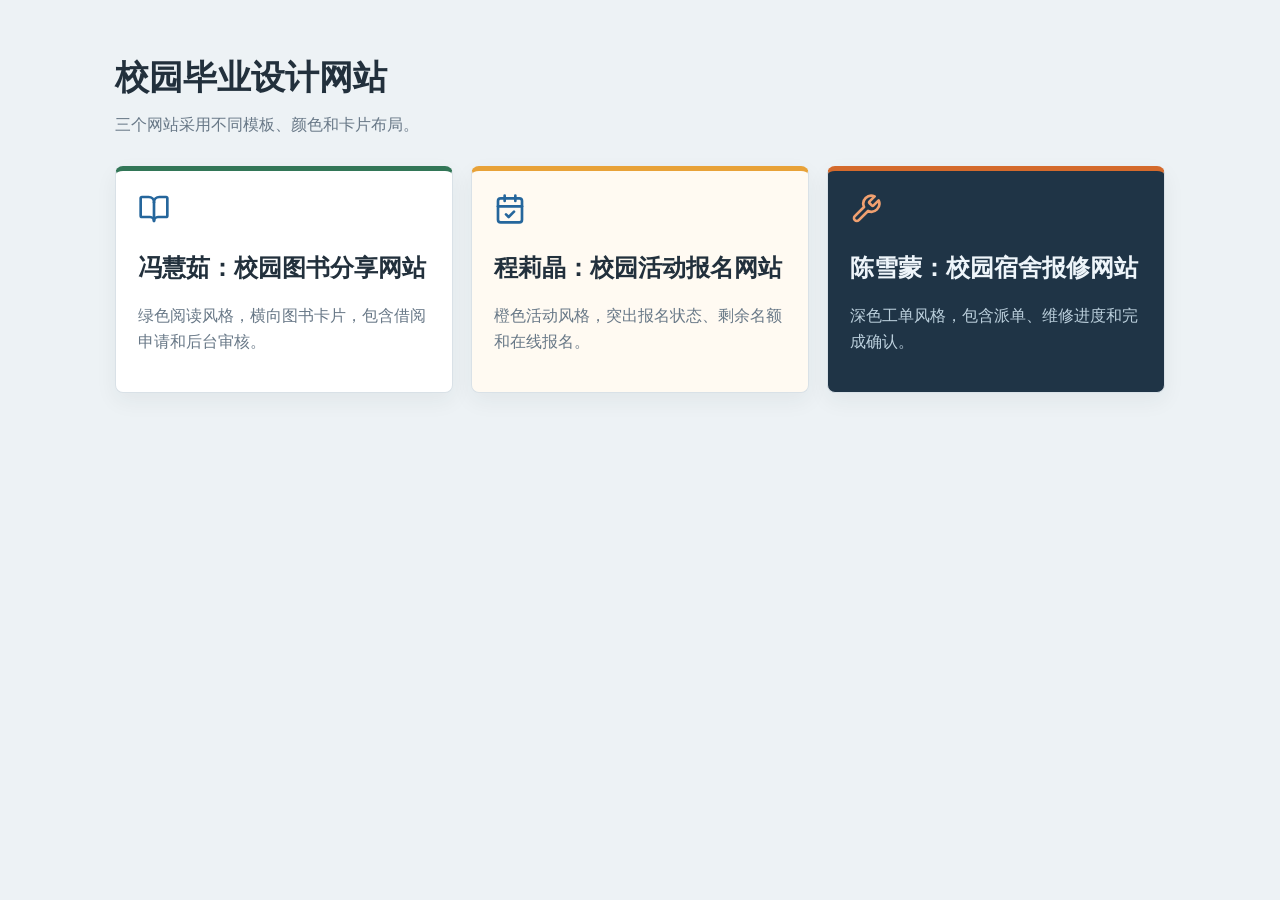
<file: index.html>
<!doctype html>
<html lang="zh-CN">
  <head>
    <meta charset="UTF-8" />
    <meta name="viewport" content="width=device-width, initial-scale=1.0" />
    <title>校园毕业设计网站</title>
    <link rel="stylesheet" href="style.css" />
  </head>
  <body class="landing-body">
    <main class="landing-page">
      <h1>校园毕业设计网站</h1>
      <p>三个网站采用不同模板、颜色和卡片布局。</p>
      <div class="project-links">
        <a class="project-link book-link" href="book/">
          <i data-lucide="book-open"></i>
          <h2>冯慧茹：校园图书分享网站</h2>
          <p>绿色阅读风格，横向图书卡片，包含借阅申请和后台审核。</p>
        </a>
        <a class="project-link activity-link" href="activity/">
          <i data-lucide="calendar-check"></i>
          <h2>程莉晶：校园活动报名网站</h2>
          <p>橙色活动风格，突出报名状态、剩余名额和在线报名。</p>
        </a>
        <a class="project-link repair-link" href="repair/">
          <i data-lucide="wrench"></i>
          <h2>陈雪蒙：校园宿舍报修网站</h2>
          <p>深色工单风格，包含派单、维修进度和完成确认。</p>
        </a>
      </div>
    </main>
    <script src="assets/lucide.min.js"></script>
    <script>lucide.createIcons();</script>
  </body>
</html>
</file>
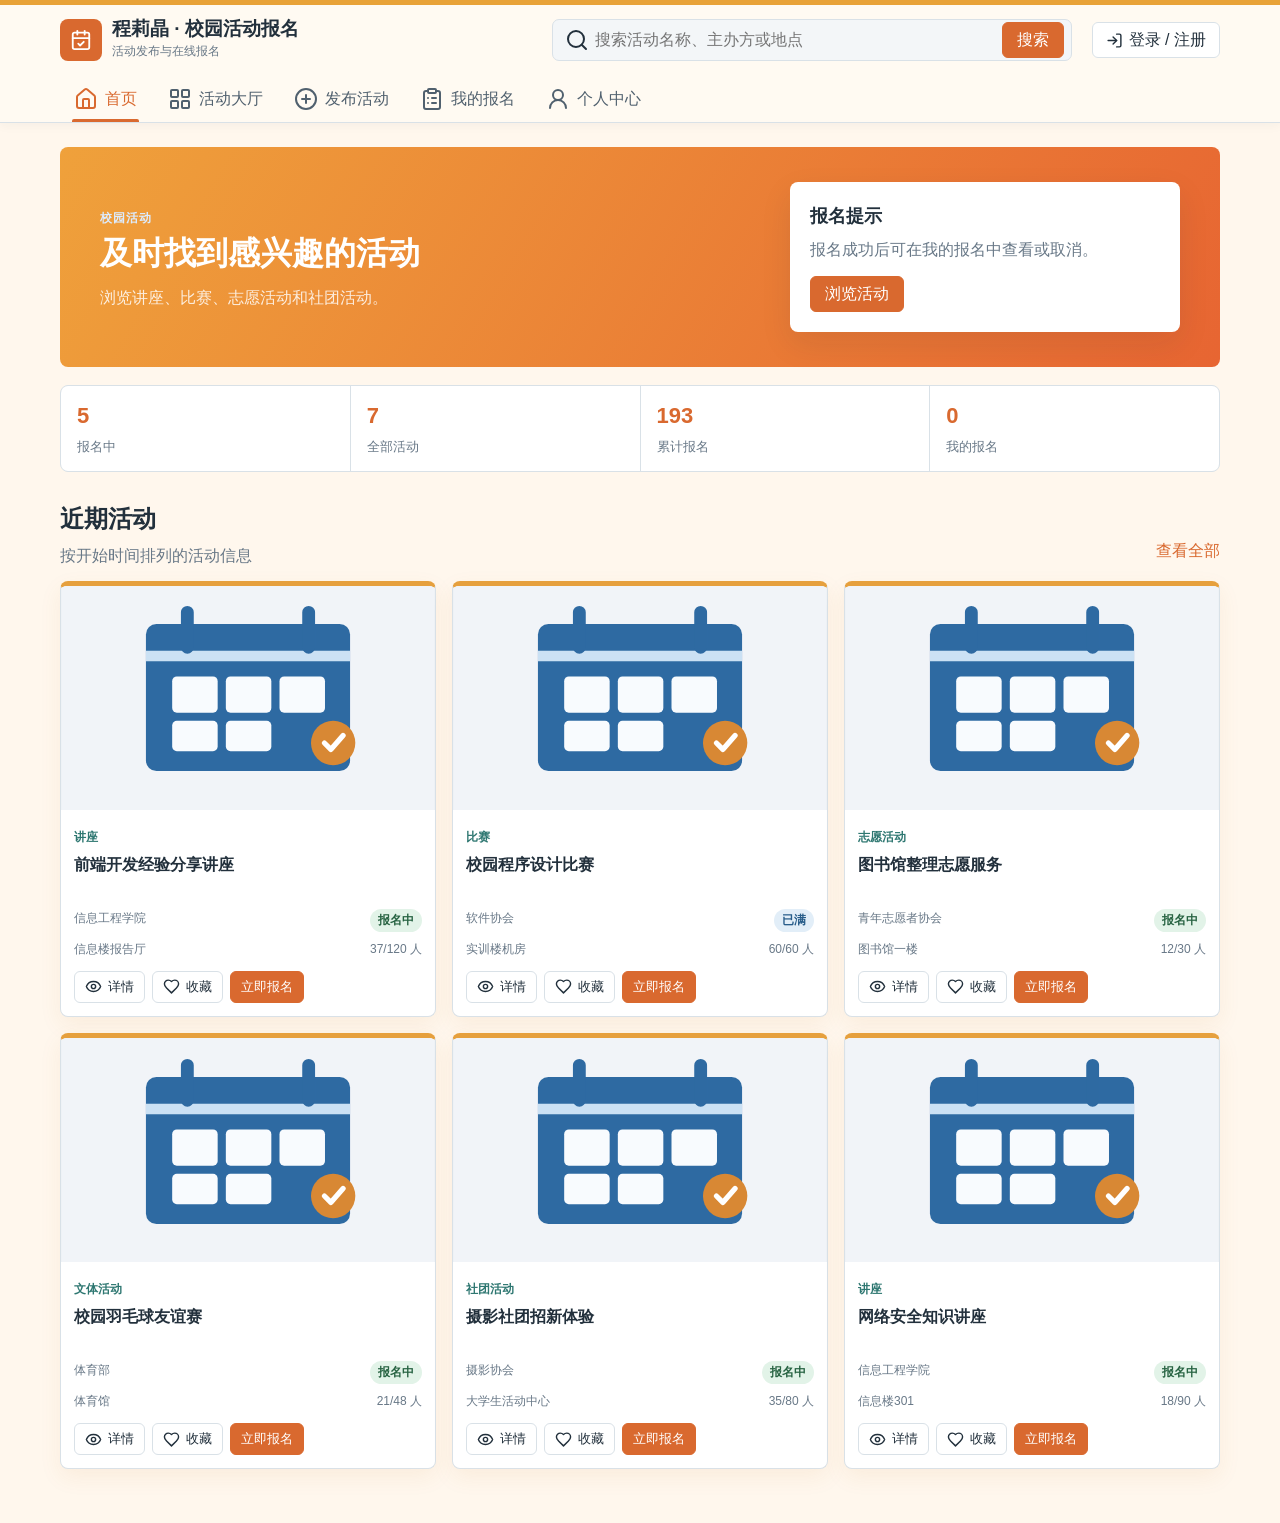
<file: activity/index.html>
<!doctype html>
<html lang="zh-CN">
  <head>
    <meta charset="UTF-8" />
    <meta name="viewport" content="width=device-width, initial-scale=1.0" />
    <title>校园活动报名网站</title>
    <link rel="icon" href="assets/site.svg" type="image/svg+xml" />
    <link rel="stylesheet" href="style.css" />
  </head>
  <body data-site="activity">
    <header class="site-header">
      <div class="topbar">
        <button class="brand" type="button" data-route="home">
          <span class="brand-mark"><i data-lucide="layout-dashboard"></i></span>
          <span>
            <strong id="appName">校园网站</strong>
            <small id="appSubtitle"></small>
          </span>
        </button>
        <form class="global-search" id="globalSearchForm">
          <i data-lucide="search"></i>
          <input id="globalSearchInput" type="search" placeholder="输入关键词搜索" />
          <button type="submit">搜索</button>
        </form>
        <div class="header-actions" id="headerActions"></div>
      </div>
      <nav class="nav-row">
        <button type="button" data-route="home">
          <i data-lucide="house"></i><span data-label="home">首页</span>
        </button>
        <button type="button" data-route="list">
          <i data-lucide="layout-grid"></i><span data-label="list">全部信息</span>
        </button>
        <button type="button" data-route="publish">
          <i data-lucide="circle-plus"></i><span data-label="publish">发布</span>
        </button>
        <button type="button" data-route="workspace">
          <i data-lucide="clipboard-list"></i><span data-label="workspace">我的记录</span>
        </button>
        <button type="button" data-route="admin" data-roles="admin">
          <i data-lucide="settings"></i>后台管理
        </button>
        <button type="button" data-route="profile">
          <i data-lucide="user-round"></i>个人中心
        </button>
      </nav>
    </header>

    <main class="page">
      <section class="view" id="view-home">
        <div class="page-banner">
          <div>
            <span class="eyebrow" id="homeEyebrow"></span>
            <h1 id="homeTitle"></h1>
            <p id="homeDescription"></p>
          </div>
          <div class="banner-panel" id="homeNotice"></div>
        </div>
        <div class="stats-strip" id="homeStats"></div>
        <div class="section-head">
          <div>
            <h2 id="latestTitle">最新记录</h2>
            <p id="latestDescription"></p>
          </div>
          <button type="button" class="text-button" data-route="list">查看全部</button>
        </div>
        <div class="card-grid" id="homeGrid"></div>
      </section>

      <section class="view" id="view-list">
        <div class="page-head">
          <div>
            <h1 id="listTitle"></h1>
            <p id="listDescription"></p>
          </div>
        </div>
        <div class="filter-bar">
          <div class="filter-line">
            <span>分类</span>
            <div class="chip-list" id="categoryFilter"></div>
          </div>
          <div class="filter-line">
            <span>状态</span>
            <div class="chip-list" id="statusFilter"></div>
          </div>
        </div>
        <div class="card-grid" id="listGrid"></div>
      </section>

      <section class="view" id="view-publish">
        <div class="page-head">
          <div>
            <h1 id="publishTitle"></h1>
            <p id="publishDescription"></p>
          </div>
        </div>
        <form class="form-shell" id="itemForm">
          <div class="form-grid" id="itemFields"></div>
          <div class="form-actions">
            <button class="primary-button" type="submit">
              <i data-lucide="send"></i><span id="submitLabel">提交</span>
            </button>
            <button class="secondary-button" type="button" id="resetFormButton">
              <i data-lucide="rotate-ccw"></i>清空
            </button>
          </div>
        </form>
      </section>

      <section class="view" id="view-workspace">
        <div class="page-head">
          <div>
            <h1 id="workspaceTitle"></h1>
            <p id="workspaceDescription"></p>
          </div>
        </div>
        <div class="record-list" id="workspaceContent"></div>
      </section>

      <section class="view" id="view-admin">
        <div class="page-head">
          <div>
            <h1>后台管理</h1>
            <p>查看待审核记录和处理异常信息</p>
          </div>
        </div>
        <div class="stats-strip" id="adminStats"></div>
        <div class="admin-panel">
          <div class="section-head">
            <div>
              <h2>待审核记录</h2>
              <p id="pendingDescription"></p>
            </div>
          </div>
          <div class="record-list" id="pendingList"></div>
        </div>
        <div class="admin-panel" style="margin-top: 18px">
          <div class="section-head">
            <div>
              <h2>全部记录</h2>
            </div>
          </div>
          <div class="table-wrap">
            <table>
              <thead>
                <tr>
                  <th>记录</th>
                  <th>分类</th>
                  <th>发布人</th>
                  <th>状态</th>
                  <th>操作</th>
                </tr>
              </thead>
              <tbody id="adminTable"></tbody>
            </table>
          </div>
        </div>
      </section>

      <section class="view" id="view-profile">
        <div class="page-head">
          <div>
            <h1>个人中心</h1>
            <p>查看当前账号、角色和操作统计</p>
          </div>
        </div>
        <div class="profile-shell" id="profileContent"></div>
      </section>
    </main>

    <dialog id="authDialog" class="modal">
      <div class="modal-card">
        <button class="modal-close" type="button" data-close-dialog="authDialog">
          <i data-lucide="x"></i>
        </button>
        <h2 id="authTitle">登录</h2>
        <p class="demo-note">演示学生：student / 123456；管理员：admin / 123456</p>
        <div class="auth-tabs">
          <button type="button" class="active" data-auth-tab="login">登录</button>
          <button type="button" data-auth-tab="register">注册</button>
        </div>
        <form id="loginForm">
          <div class="field">
            <label for="loginUsername">用户名</label>
            <input id="loginUsername" name="username" required />
          </div>
          <div class="field">
            <label for="loginPassword">密码</label>
            <input id="loginPassword" name="password" type="password" required />
          </div>
          <div class="form-actions">
            <button class="primary-button" type="submit"><i data-lucide="log-in"></i>登录</button>
          </div>
        </form>
        <form id="registerForm" hidden>
          <div class="field">
            <label for="registerName">姓名</label>
            <input id="registerName" name="name" required />
          </div>
          <div class="field">
            <label for="registerUsername">用户名</label>
            <input id="registerUsername" name="username" required />
          </div>
          <div class="field">
            <label for="registerCollege">学院</label>
            <input id="registerCollege" name="college" value="信息工程学院" required />
          </div>
          <div class="field">
            <label for="registerPassword">密码</label>
            <input id="registerPassword" name="password" type="password" minlength="6" required />
          </div>
          <div class="field">
            <label for="registerConfirm">确认密码</label>
            <input id="registerConfirm" name="confirmPassword" type="password" minlength="6" required />
          </div>
          <div class="form-actions">
            <button class="primary-button" type="submit"><i data-lucide="user-plus"></i>注册并登录</button>
          </div>
        </form>
      </div>
    </dialog>

    <dialog id="detailDialog" class="modal">
      <div class="modal-card">
        <button class="modal-close" type="button" data-close-dialog="detailDialog">
          <i data-lucide="x"></i>
        </button>
        <div id="detailContent"></div>
      </div>
    </dialog>

    <dialog id="confirmDialog" class="modal">
      <div class="modal-card">
        <h2 id="confirmTitle">确认操作</h2>
        <p id="confirmMessage"></p>
        <div class="form-actions">
          <button class="secondary-button" type="button" id="confirmCancelButton">取消</button>
          <button class="danger-button" type="button" id="confirmActionButton">确认</button>
        </div>
      </div>
    </dialog>

    <div class="toast" id="toast"></div>
    <script src="assets/lucide.min.js"></script>
    <script src="app.js"></script>
  </body>
</html>
</file>
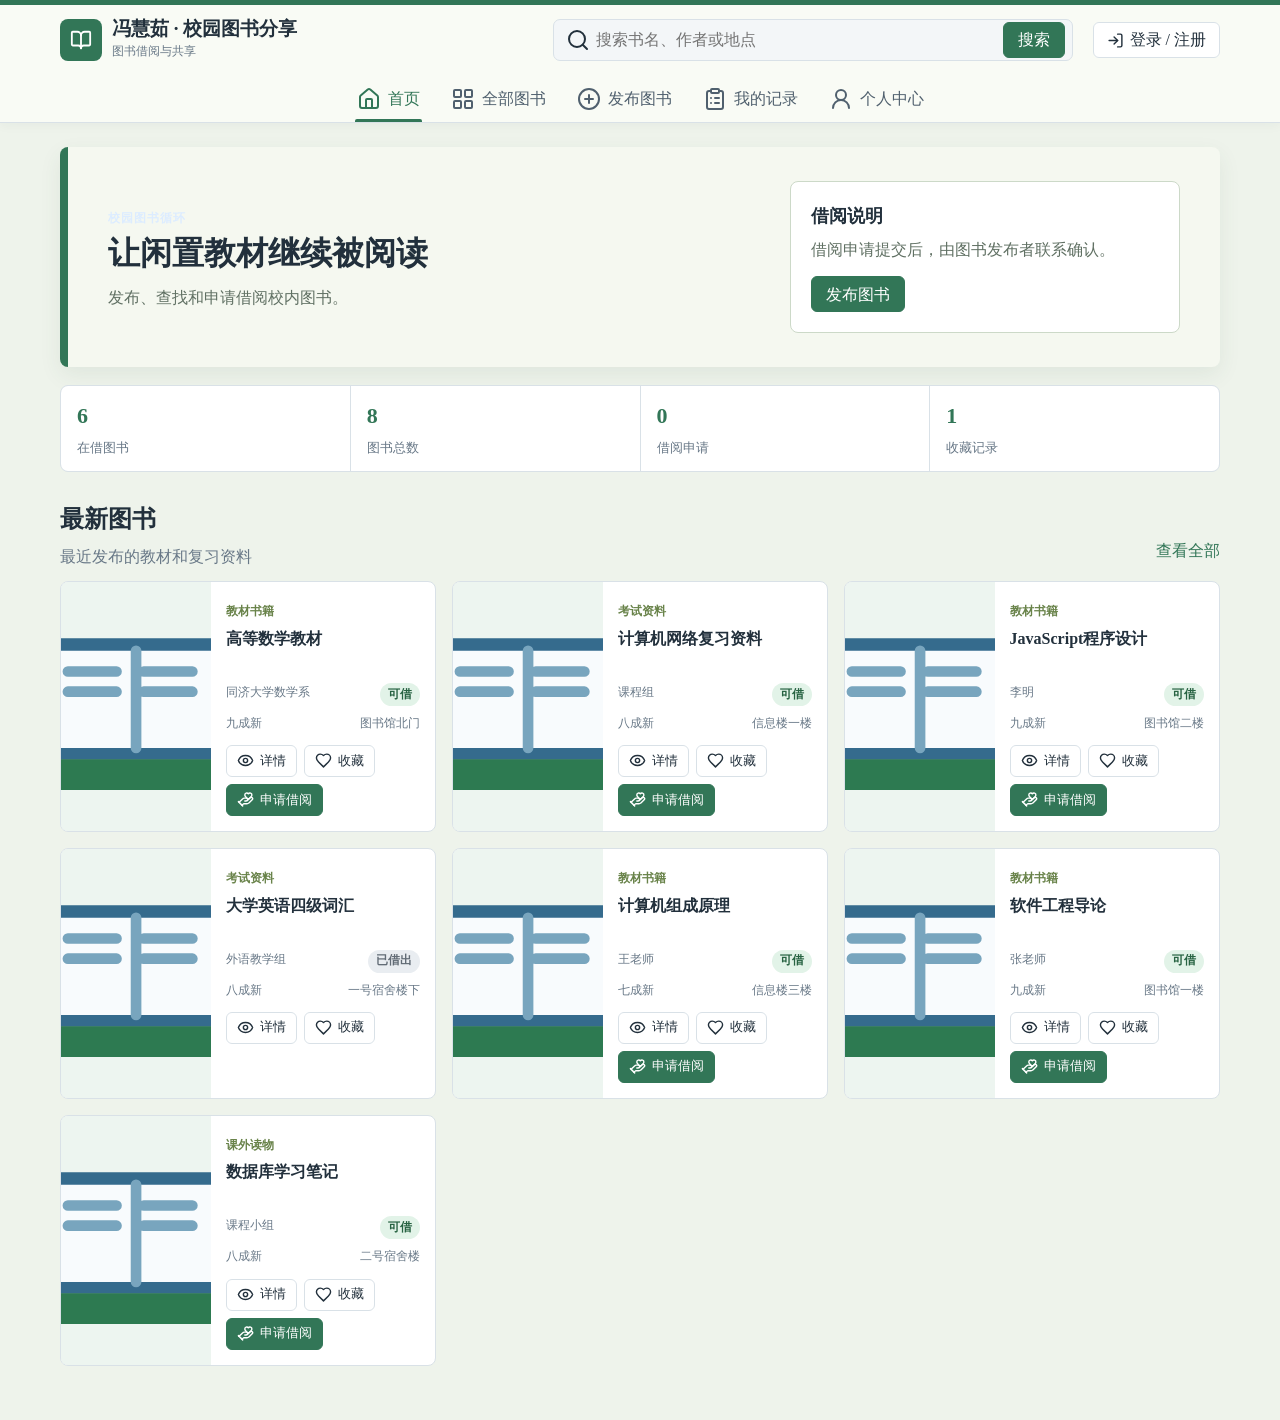
<file: book/index.html>
<!doctype html>
<html lang="zh-CN">
  <head>
    <meta charset="UTF-8" />
    <meta name="viewport" content="width=device-width, initial-scale=1.0" />
    <title>校园图书分享网站</title>
    <link rel="icon" href="assets/site.svg" type="image/svg+xml" />
    <link rel="stylesheet" href="style.css" />
  </head>
  <body data-site="book">
    <header class="site-header">
      <div class="topbar">
        <button class="brand" type="button" data-route="home">
          <span class="brand-mark"><i data-lucide="layout-dashboard"></i></span>
          <span>
            <strong id="appName">校园网站</strong>
            <small id="appSubtitle"></small>
          </span>
        </button>
        <form class="global-search" id="globalSearchForm">
          <i data-lucide="search"></i>
          <input id="globalSearchInput" type="search" placeholder="输入关键词搜索" />
          <button type="submit">搜索</button>
        </form>
        <div class="header-actions" id="headerActions"></div>
      </div>
      <nav class="nav-row">
        <button type="button" data-route="home">
          <i data-lucide="house"></i><span data-label="home">首页</span>
        </button>
        <button type="button" data-route="list">
          <i data-lucide="layout-grid"></i><span data-label="list">全部信息</span>
        </button>
        <button type="button" data-route="publish">
          <i data-lucide="circle-plus"></i><span data-label="publish">发布</span>
        </button>
        <button type="button" data-route="workspace">
          <i data-lucide="clipboard-list"></i><span data-label="workspace">我的记录</span>
        </button>
        <button type="button" data-route="admin" data-roles="admin">
          <i data-lucide="settings"></i>后台管理
        </button>
        <button type="button" data-route="profile">
          <i data-lucide="user-round"></i>个人中心
        </button>
      </nav>
    </header>

    <main class="page">
      <section class="view" id="view-home">
        <div class="page-banner">
          <div>
            <span class="eyebrow" id="homeEyebrow"></span>
            <h1 id="homeTitle"></h1>
            <p id="homeDescription"></p>
          </div>
          <div class="banner-panel" id="homeNotice"></div>
        </div>
        <div class="stats-strip" id="homeStats"></div>
        <div class="section-head">
          <div>
            <h2 id="latestTitle">最新记录</h2>
            <p id="latestDescription"></p>
          </div>
          <button type="button" class="text-button" data-route="list">查看全部</button>
        </div>
        <div class="card-grid" id="homeGrid"></div>
      </section>

      <section class="view" id="view-list">
        <div class="page-head">
          <div>
            <h1 id="listTitle"></h1>
            <p id="listDescription"></p>
          </div>
        </div>
        <div class="filter-bar">
          <div class="filter-line">
            <span>分类</span>
            <div class="chip-list" id="categoryFilter"></div>
          </div>
          <div class="filter-line">
            <span>状态</span>
            <div class="chip-list" id="statusFilter"></div>
          </div>
        </div>
        <div class="card-grid" id="listGrid"></div>
      </section>

      <section class="view" id="view-publish">
        <div class="page-head">
          <div>
            <h1 id="publishTitle"></h1>
            <p id="publishDescription"></p>
          </div>
        </div>
        <form class="form-shell" id="itemForm">
          <div class="form-grid" id="itemFields"></div>
          <div class="form-actions">
            <button class="primary-button" type="submit">
              <i data-lucide="send"></i><span id="submitLabel">提交</span>
            </button>
            <button class="secondary-button" type="button" id="resetFormButton">
              <i data-lucide="rotate-ccw"></i>清空
            </button>
          </div>
        </form>
      </section>

      <section class="view" id="view-workspace">
        <div class="page-head">
          <div>
            <h1 id="workspaceTitle"></h1>
            <p id="workspaceDescription"></p>
          </div>
        </div>
        <div class="record-list" id="workspaceContent"></div>
      </section>

      <section class="view" id="view-admin">
        <div class="page-head">
          <div>
            <h1>后台管理</h1>
            <p>查看待审核记录和处理异常信息</p>
          </div>
        </div>
        <div class="stats-strip" id="adminStats"></div>
        <div class="admin-panel">
          <div class="section-head">
            <div>
              <h2>待审核记录</h2>
              <p id="pendingDescription"></p>
            </div>
          </div>
          <div class="record-list" id="pendingList"></div>
        </div>
        <div class="admin-panel" style="margin-top: 18px">
          <div class="section-head">
            <div>
              <h2>全部记录</h2>
            </div>
          </div>
          <div class="table-wrap">
            <table>
              <thead>
                <tr>
                  <th>记录</th>
                  <th>分类</th>
                  <th>发布人</th>
                  <th>状态</th>
                  <th>操作</th>
                </tr>
              </thead>
              <tbody id="adminTable"></tbody>
            </table>
          </div>
        </div>
      </section>

      <section class="view" id="view-profile">
        <div class="page-head">
          <div>
            <h1>个人中心</h1>
            <p>查看当前账号、角色和操作统计</p>
          </div>
        </div>
        <div class="profile-shell" id="profileContent"></div>
      </section>
    </main>

    <dialog id="authDialog" class="modal">
      <div class="modal-card">
        <button class="modal-close" type="button" data-close-dialog="authDialog">
          <i data-lucide="x"></i>
        </button>
        <h2 id="authTitle">登录</h2>
        <p class="demo-note">演示学生：student / 123456；管理员：admin / 123456</p>
        <div class="auth-tabs">
          <button type="button" class="active" data-auth-tab="login">登录</button>
          <button type="button" data-auth-tab="register">注册</button>
        </div>
        <form id="loginForm">
          <div class="field">
            <label for="loginUsername">用户名</label>
            <input id="loginUsername" name="username" required />
          </div>
          <div class="field">
            <label for="loginPassword">密码</label>
            <input id="loginPassword" name="password" type="password" required />
          </div>
          <div class="form-actions">
            <button class="primary-button" type="submit"><i data-lucide="log-in"></i>登录</button>
          </div>
        </form>
        <form id="registerForm" hidden>
          <div class="field">
            <label for="registerName">姓名</label>
            <input id="registerName" name="name" required />
          </div>
          <div class="field">
            <label for="registerUsername">用户名</label>
            <input id="registerUsername" name="username" required />
          </div>
          <div class="field">
            <label for="registerCollege">学院</label>
            <input id="registerCollege" name="college" value="信息工程学院" required />
          </div>
          <div class="field">
            <label for="registerPassword">密码</label>
            <input id="registerPassword" name="password" type="password" minlength="6" required />
          </div>
          <div class="field">
            <label for="registerConfirm">确认密码</label>
            <input id="registerConfirm" name="confirmPassword" type="password" minlength="6" required />
          </div>
          <div class="form-actions">
            <button class="primary-button" type="submit"><i data-lucide="user-plus"></i>注册并登录</button>
          </div>
        </form>
      </div>
    </dialog>

    <dialog id="detailDialog" class="modal">
      <div class="modal-card">
        <button class="modal-close" type="button" data-close-dialog="detailDialog">
          <i data-lucide="x"></i>
        </button>
        <div id="detailContent"></div>
      </div>
    </dialog>

    <dialog id="confirmDialog" class="modal">
      <div class="modal-card">
        <h2 id="confirmTitle">确认操作</h2>
        <p id="confirmMessage"></p>
        <div class="form-actions">
          <button class="secondary-button" type="button" id="confirmCancelButton">取消</button>
          <button class="danger-button" type="button" id="confirmActionButton">确认</button>
        </div>
      </div>
    </dialog>

    <div class="toast" id="toast"></div>
    <script src="assets/lucide.min.js"></script>
    <script src="app.js"></script>
  </body>
</html>
</file>
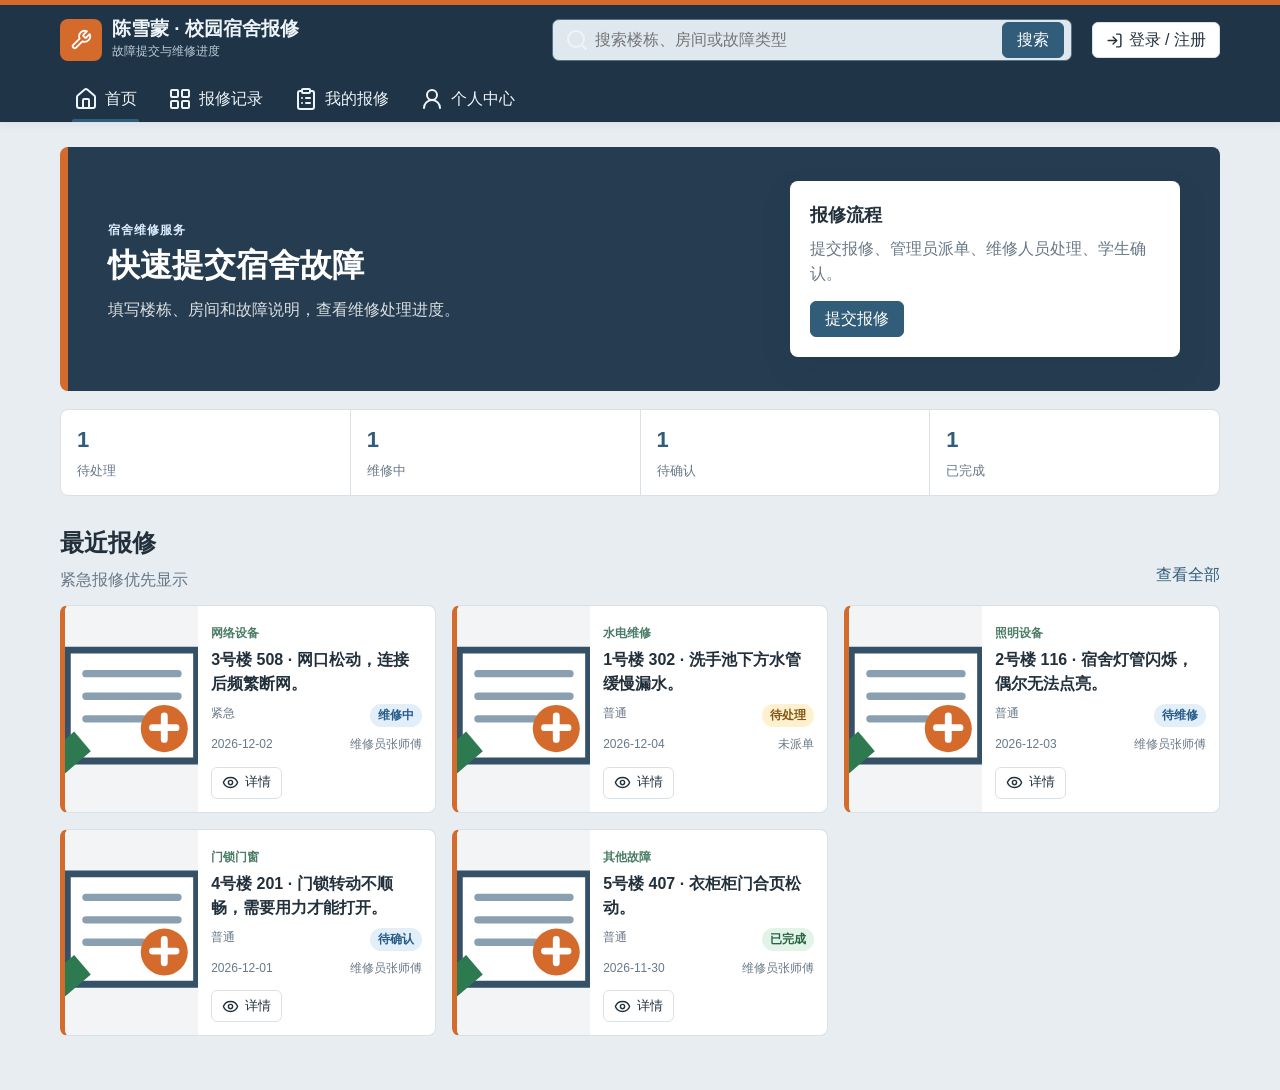
<file: repair/index.html>
<!doctype html>
<html lang="zh-CN">
  <head>
    <meta charset="UTF-8" />
    <meta name="viewport" content="width=device-width, initial-scale=1.0" />
    <title>校园宿舍报修网站</title>
    <link rel="icon" href="assets/site.svg" type="image/svg+xml" />
    <link rel="stylesheet" href="style.css" />
  </head>
  <body data-site="repair">
    <header class="site-header">
      <div class="topbar">
        <button class="brand" type="button" data-route="home">
          <span class="brand-mark"><i data-lucide="layout-dashboard"></i></span>
          <span>
            <strong id="appName">校园网站</strong>
            <small id="appSubtitle"></small>
          </span>
        </button>
        <form class="global-search" id="globalSearchForm">
          <i data-lucide="search"></i>
          <input id="globalSearchInput" type="search" placeholder="输入关键词搜索" />
          <button type="submit">搜索</button>
        </form>
        <div class="header-actions" id="headerActions"></div>
      </div>
      <nav class="nav-row">
        <button type="button" data-route="home">
          <i data-lucide="house"></i><span data-label="home">首页</span>
        </button>
        <button type="button" data-route="list">
          <i data-lucide="layout-grid"></i><span data-label="list">全部信息</span>
        </button>
        <button type="button" data-route="publish">
          <i data-lucide="circle-plus"></i><span data-label="publish">发布</span>
        </button>
        <button type="button" data-route="workspace">
          <i data-lucide="clipboard-list"></i><span data-label="workspace">我的记录</span>
        </button>
        <button type="button" data-route="admin" data-roles="admin">
          <i data-lucide="settings"></i>后台管理
        </button>
        <button type="button" data-route="profile">
          <i data-lucide="user-round"></i>个人中心
        </button>
      </nav>
    </header>

    <main class="page">
      <section class="view" id="view-home">
        <div class="page-banner">
          <div>
            <span class="eyebrow" id="homeEyebrow"></span>
            <h1 id="homeTitle"></h1>
            <p id="homeDescription"></p>
          </div>
          <div class="banner-panel" id="homeNotice"></div>
        </div>
        <div class="stats-strip" id="homeStats"></div>
        <div class="section-head">
          <div>
            <h2 id="latestTitle">最新记录</h2>
            <p id="latestDescription"></p>
          </div>
          <button type="button" class="text-button" data-route="list">查看全部</button>
        </div>
        <div class="card-grid" id="homeGrid"></div>
      </section>

      <section class="view" id="view-list">
        <div class="page-head">
          <div>
            <h1 id="listTitle"></h1>
            <p id="listDescription"></p>
          </div>
        </div>
        <div class="filter-bar">
          <div class="filter-line">
            <span>分类</span>
            <div class="chip-list" id="categoryFilter"></div>
          </div>
          <div class="filter-line">
            <span>状态</span>
            <div class="chip-list" id="statusFilter"></div>
          </div>
        </div>
        <div class="card-grid" id="listGrid"></div>
      </section>

      <section class="view" id="view-publish">
        <div class="page-head">
          <div>
            <h1 id="publishTitle"></h1>
            <p id="publishDescription"></p>
          </div>
        </div>
        <form class="form-shell" id="itemForm">
          <div class="form-grid" id="itemFields"></div>
          <div class="form-actions">
            <button class="primary-button" type="submit">
              <i data-lucide="send"></i><span id="submitLabel">提交</span>
            </button>
            <button class="secondary-button" type="button" id="resetFormButton">
              <i data-lucide="rotate-ccw"></i>清空
            </button>
          </div>
        </form>
      </section>

      <section class="view" id="view-workspace">
        <div class="page-head">
          <div>
            <h1 id="workspaceTitle"></h1>
            <p id="workspaceDescription"></p>
          </div>
        </div>
        <div class="record-list" id="workspaceContent"></div>
      </section>

      <section class="view" id="view-admin">
        <div class="page-head">
          <div>
            <h1>后台管理</h1>
            <p>查看待审核记录和处理异常信息</p>
          </div>
        </div>
        <div class="stats-strip" id="adminStats"></div>
        <div class="admin-panel">
          <div class="section-head">
            <div>
              <h2>待审核记录</h2>
              <p id="pendingDescription"></p>
            </div>
          </div>
          <div class="record-list" id="pendingList"></div>
        </div>
        <div class="admin-panel" style="margin-top: 18px">
          <div class="section-head">
            <div>
              <h2>全部记录</h2>
            </div>
          </div>
          <div class="table-wrap">
            <table>
              <thead>
                <tr>
                  <th>记录</th>
                  <th>分类</th>
                  <th>发布人</th>
                  <th>状态</th>
                  <th>操作</th>
                </tr>
              </thead>
              <tbody id="adminTable"></tbody>
            </table>
          </div>
        </div>
      </section>

      <section class="view" id="view-profile">
        <div class="page-head">
          <div>
            <h1>个人中心</h1>
            <p>查看当前账号、角色和操作统计</p>
          </div>
        </div>
        <div class="profile-shell" id="profileContent"></div>
      </section>
    </main>

    <dialog id="authDialog" class="modal">
      <div class="modal-card">
        <button class="modal-close" type="button" data-close-dialog="authDialog">
          <i data-lucide="x"></i>
        </button>
        <h2 id="authTitle">登录</h2>
        <p class="demo-note">演示学生：student / 123456；管理员：admin / 123456</p>
        <div class="auth-tabs">
          <button type="button" class="active" data-auth-tab="login">登录</button>
          <button type="button" data-auth-tab="register">注册</button>
        </div>
        <form id="loginForm">
          <div class="field">
            <label for="loginUsername">用户名</label>
            <input id="loginUsername" name="username" required />
          </div>
          <div class="field">
            <label for="loginPassword">密码</label>
            <input id="loginPassword" name="password" type="password" required />
          </div>
          <div class="form-actions">
            <button class="primary-button" type="submit"><i data-lucide="log-in"></i>登录</button>
          </div>
        </form>
        <form id="registerForm" hidden>
          <div class="field">
            <label for="registerName">姓名</label>
            <input id="registerName" name="name" required />
          </div>
          <div class="field">
            <label for="registerUsername">用户名</label>
            <input id="registerUsername" name="username" required />
          </div>
          <div class="field">
            <label for="registerCollege">学院</label>
            <input id="registerCollege" name="college" value="信息工程学院" required />
          </div>
          <div class="field">
            <label for="registerPassword">密码</label>
            <input id="registerPassword" name="password" type="password" minlength="6" required />
          </div>
          <div class="field">
            <label for="registerConfirm">确认密码</label>
            <input id="registerConfirm" name="confirmPassword" type="password" minlength="6" required />
          </div>
          <div class="form-actions">
            <button class="primary-button" type="submit"><i data-lucide="user-plus"></i>注册并登录</button>
          </div>
        </form>
      </div>
    </dialog>

    <dialog id="detailDialog" class="modal">
      <div class="modal-card">
        <button class="modal-close" type="button" data-close-dialog="detailDialog">
          <i data-lucide="x"></i>
        </button>
        <div id="detailContent"></div>
      </div>
    </dialog>

    <dialog id="confirmDialog" class="modal">
      <div class="modal-card">
        <h2 id="confirmTitle">确认操作</h2>
        <p id="confirmMessage"></p>
        <div class="form-actions">
          <button class="secondary-button" type="button" id="confirmCancelButton">取消</button>
          <button class="danger-button" type="button" id="confirmActionButton">确认</button>
        </div>
      </div>
    </dialog>

    <div class="toast" id="toast"></div>
    <script src="assets/lucide.min.js"></script>
    <script src="app.js"></script>
  </body>
</html>
</file>
<file: style.css>
:root {
  --ink: #22303c;
  --muted: #687887;
  --line: #d9e1e7;
  --paper: #ffffff;
  --soft: #f3f6f8;
  --blue: #25669c;
  --blue-dark: #184b76;
  --green: #377c58;
  --orange: #c46a2d;
  --red: #b84949;
  --shadow: 0 12px 32px rgba(27, 43, 57, 0.09);
}

* {
  box-sizing: border-box;
}

body {
  margin: 0;
  color: var(--ink);
  background: #edf2f5;
  font-family: "Microsoft YaHei", "PingFang SC", Arial, sans-serif;
  line-height: 1.6;
}

button,
input,
select,
textarea {
  font: inherit;
}

button {
  color: inherit;
}

button:focus-visible,
input:focus-visible,
select:focus-visible,
textarea:focus-visible {
  outline: 3px solid rgba(37, 102, 156, 0.22);
  outline-offset: 2px;
}

a {
  color: inherit;
  text-decoration: none;
}

.site-header {
  position: sticky;
  top: 0;
  z-index: 20;
  border-bottom: 1px solid var(--line);
  background: rgba(255, 255, 255, 0.98);
  box-shadow: 0 3px 10px rgba(27, 43, 57, 0.04);
}

.topbar,
.nav-row,
.page {
  width: min(1160px, calc(100% - 32px));
  margin: 0 auto;
}

.topbar {
  min-height: 70px;
  display: grid;
  grid-template-columns: minmax(210px, 1fr) minmax(260px, 520px) auto;
  align-items: center;
  gap: 20px;
}

.brand {
  display: inline-flex;
  align-items: center;
  gap: 10px;
  padding: 0;
  border: 0;
  background: transparent;
  cursor: pointer;
  text-align: left;
}

.brand-mark {
  width: 42px;
  height: 42px;
  display: grid;
  place-items: center;
  color: #fff;
  background: var(--blue);
  border-radius: 8px;
}

.brand-mark svg,
.brand-mark i {
  width: 22px;
  height: 22px;
}

.brand strong {
  display: block;
  font-size: 19px;
  line-height: 1.1;
}

.brand small {
  display: block;
  margin-top: 2px;
  color: var(--muted);
  font-size: 12px;
}

.global-search {
  display: grid;
  grid-template-columns: 20px minmax(0, 1fr) auto;
  align-items: center;
  gap: 8px;
  height: 42px;
  padding: 0 7px 0 12px;
  border: 1px solid var(--line);
  background: var(--soft);
  border-radius: 7px;
}

.global-search input {
  min-width: 0;
  border: 0;
  outline: 0;
  background: transparent;
}

.global-search button,
.primary-button {
  min-height: 36px;
  display: inline-flex;
  align-items: center;
  justify-content: center;
  gap: 6px;
  padding: 0 14px;
  color: #fff;
  border: 1px solid var(--blue);
  background: var(--blue);
  border-radius: 6px;
  cursor: pointer;
}

.global-search button:hover,
.primary-button:hover {
  background: var(--blue-dark);
}

.header-actions {
  display: flex;
  justify-content: flex-end;
  gap: 8px;
}

.secondary-button,
.danger-button,
.text-button {
  min-height: 36px;
  display: inline-flex;
  align-items: center;
  justify-content: center;
  gap: 6px;
  padding: 0 13px;
  border-radius: 6px;
  cursor: pointer;
}

.secondary-button {
  color: var(--ink);
  border: 1px solid var(--line);
  background: #fff;
}

.secondary-button:hover {
  border-color: #b7c5d0;
  background: #f7f9fb;
}

.danger-button {
  color: #fff;
  border: 1px solid var(--red);
  background: var(--red);
}

.text-button {
  padding: 0;
  color: var(--blue);
  border: 0;
  background: transparent;
}

.primary-button svg,
.secondary-button svg,
.danger-button svg,
.text-button svg {
  width: 17px;
  height: 17px;
}

.nav-row {
  display: flex;
  gap: 3px;
  overflow-x: auto;
}

.nav-row button {
  position: relative;
  min-height: 47px;
  display: inline-flex;
  align-items: center;
  gap: 7px;
  padding: 0 14px;
  white-space: nowrap;
  color: #50606e;
  border: 0;
  background: transparent;
  cursor: pointer;
}

.nav-row button.active,
.nav-row button:hover {
  color: var(--blue);
}

.nav-row button.active::after {
  content: "";
  position: absolute;
  left: 12px;
  right: 12px;
  bottom: 0;
  height: 3px;
  background: var(--blue);
  border-radius: 2px 2px 0 0;
}

.page {
  padding: 24px 0 54px;
}

.view {
  display: none;
}

.view.active {
  display: block;
}

.page-banner {
  display: grid;
  grid-template-columns: minmax(0, 1fr) minmax(260px, 390px);
  align-items: center;
  gap: 32px;
  min-height: 220px;
  padding: 34px 40px;
  color: #fff;
  background: linear-gradient(120deg, #1d517f, #387d5a);
  border-radius: 8px;
}

.page-banner h1 {
  margin: 0;
  font-size: 32px;
  line-height: 1.3;
}

.page-banner p {
  margin: 10px 0 0;
  color: rgba(255, 255, 255, 0.84);
}

.eyebrow {
  display: inline-block;
  margin-bottom: 5px;
  color: var(--blue);
  font-size: 12px;
  font-weight: 700;
  letter-spacing: 0.08em;
}

.page-banner .eyebrow {
  color: #dcecff;
}

.banner-panel {
  padding: 20px;
  color: var(--ink);
  background: #fff;
  border-radius: 8px;
  box-shadow: var(--shadow);
}

.banner-panel strong {
  display: block;
  margin-bottom: 6px;
  font-size: 18px;
}

.banner-panel p {
  margin: 0 0 14px;
  color: var(--muted);
}

.page-head,
.section-head {
  display: flex;
  align-items: flex-end;
  justify-content: space-between;
  gap: 16px;
}

.page-head {
  margin-bottom: 18px;
  padding: 20px 22px;
  background: #fff;
  border: 1px solid var(--line);
  border-radius: 8px;
}

.section-head {
  margin: 28px 0 12px;
}

.page-head h1,
.section-head h2 {
  margin: 0;
}

.page-head p,
.section-head p {
  margin: 5px 0 0;
  color: var(--muted);
}

.stats-strip {
  display: grid;
  grid-template-columns: repeat(4, minmax(0, 1fr));
  gap: 1px;
  margin: 18px 0 24px;
  overflow: hidden;
  background: var(--line);
  border: 1px solid var(--line);
  border-radius: 8px;
}

.stat {
  min-height: 70px;
  padding: 12px 16px;
  background: #fff;
}

.stat strong {
  display: block;
  color: var(--blue);
  font-size: 22px;
}

.stat span {
  color: var(--muted);
  font-size: 13px;
}

.filter-bar {
  display: grid;
  gap: 10px;
  margin-bottom: 18px;
  padding: 16px 18px;
  background: #fff;
  border: 1px solid var(--line);
  border-radius: 8px;
}

.filter-line {
  display: grid;
  grid-template-columns: 62px minmax(0, 1fr);
  align-items: start;
  gap: 10px;
}

.filter-line > span {
  padding-top: 6px;
  color: var(--muted);
  font-size: 13px;
  font-weight: 700;
}

.chip-list {
  display: flex;
  flex-wrap: wrap;
  gap: 8px;
}

.chip-list button {
  min-height: 34px;
  padding: 0 12px;
  border: 1px solid var(--line);
  background: #fff;
  border-radius: 999px;
  cursor: pointer;
}

.chip-list button.active,
.chip-list button:hover {
  color: var(--blue);
  border-color: #9bbbd7;
  background: #eef5fb;
}

.card-grid {
  display: grid;
  grid-template-columns: repeat(4, minmax(0, 1fr));
  gap: 16px;
}

.data-card {
  min-width: 0;
  overflow: hidden;
  background: #fff;
  border: 1px solid var(--line);
  border-radius: 8px;
}

.data-card-media {
  aspect-ratio: 16 / 10;
  background: #e9eef2;
}

.data-card-media img {
  width: 100%;
  height: 100%;
  display: block;
  object-fit: cover;
}

.data-card-body {
  padding: 13px;
}

.data-card-body h3 {
  display: -webkit-box;
  min-height: 48px;
  margin: 4px 0 8px;
  overflow: hidden;
  font-size: 16px;
  line-height: 1.5;
  -webkit-box-orient: vertical;
  -webkit-line-clamp: 2;
}

.category-label {
  color: var(--green);
  font-size: 12px;
  font-weight: 700;
}

.card-price {
  color: var(--orange);
  font-size: 20px;
  font-weight: 700;
}

.card-meta {
  display: flex;
  justify-content: space-between;
  gap: 8px;
  margin-top: 8px;
  color: var(--muted);
  font-size: 12px;
}

.card-actions {
  display: flex;
  flex-wrap: wrap;
  gap: 7px;
  margin-top: 12px;
}

.card-actions button {
  min-height: 32px;
  padding: 0 10px;
  font-size: 13px;
}

.status {
  display: inline-flex;
  min-height: 23px;
  align-items: center;
  padding: 0 8px;
  border-radius: 999px;
  font-size: 12px;
  font-weight: 700;
}

.status-pending {
  color: #855714;
  background: #fff1cf;
}

.status-active,
.status-open,
.status-completed {
  color: #276342;
  background: #e2f3e8;
}

.status-sold,
.status-closed,
.status-cancelled {
  color: #626c76;
  background: #e9edf1;
}

.status-processing,
.status-assigned,
.status-full {
  color: #285d8a;
  background: #e2eef8;
}

.empty-state {
  grid-column: 1 / -1;
  padding: 38px 20px;
  text-align: center;
  color: var(--muted);
  border: 1px dashed #bdc9d3;
  background: rgba(255, 255, 255, 0.75);
  border-radius: 8px;
}

.empty-state svg {
  width: 30px;
  height: 30px;
  margin-bottom: 8px;
}

.record-list {
  display: grid;
  gap: 10px;
}

.record {
  display: grid;
  grid-template-columns: 88px minmax(0, 1fr) auto;
  align-items: center;
  gap: 14px;
  padding: 12px;
  background: #fff;
  border: 1px solid var(--line);
  border-radius: 8px;
}

.record img {
  width: 88px;
  height: 66px;
  object-fit: cover;
  border-radius: 6px;
}

.record-info {
  min-width: 0;
}

.record-info strong {
  display: block;
  overflow: hidden;
  text-overflow: ellipsis;
  white-space: nowrap;
}

.record-info p {
  margin: 3px 0 0;
  color: var(--muted);
  font-size: 13px;
}

.record-actions {
  display: flex;
  flex-wrap: wrap;
  justify-content: flex-end;
  gap: 7px;
}

.record-actions button {
  min-height: 32px;
  padding: 0 10px;
  font-size: 13px;
}

.form-shell,
.profile-shell,
.admin-panel {
  padding: 20px;
  background: #fff;
  border: 1px solid var(--line);
  border-radius: 8px;
}

.form-grid {
  display: grid;
  grid-template-columns: repeat(2, minmax(0, 1fr));
  gap: 14px 16px;
}

.field {
  display: grid;
  gap: 6px;
}

.field.full {
  grid-column: 1 / -1;
}

.field label {
  font-weight: 700;
}

.field input,
.field select,
.field textarea {
  width: 100%;
  min-height: 42px;
  padding: 8px 10px;
  border: 1px solid #c7d2dc;
  border-radius: 6px;
  background: #fff;
}

.field textarea {
  min-height: 100px;
  resize: vertical;
}

.form-actions {
  display: flex;
  gap: 9px;
  flex-wrap: wrap;
  margin-top: 16px;
}

.table-wrap {
  overflow-x: auto;
}

table {
  width: 100%;
  min-width: 720px;
  border-collapse: collapse;
}

th,
td {
  padding: 10px;
  border-bottom: 1px solid #e7edf1;
  text-align: left;
}

th {
  background: #f4f8fb;
  font-size: 13px;
}

.modal {
  width: min(560px, calc(100% - 24px));
  max-height: calc(100vh - 32px);
  padding: 0;
  border: 0;
  background: transparent;
}

.modal::backdrop {
  background: rgba(16, 27, 38, 0.58);
}

.modal-card {
  position: relative;
  max-height: calc(100vh - 32px);
  padding: 24px;
  overflow-y: auto;
  background: #fff;
  border-radius: 10px;
  box-shadow: 0 24px 70px rgba(16, 27, 38, 0.25);
}

.modal-close {
  position: absolute;
  top: 12px;
  right: 12px;
  width: 34px;
  height: 34px;
  display: grid;
  place-items: center;
  padding: 0;
  border: 0;
  background: transparent;
  border-radius: 50%;
  cursor: pointer;
}

.auth-tabs {
  display: grid;
  grid-template-columns: repeat(2, 1fr);
  margin: 16px 0;
  border-bottom: 1px solid var(--line);
}

.auth-tabs button {
  height: 40px;
  border: 0;
  border-bottom: 3px solid transparent;
  background: transparent;
  cursor: pointer;
}

.auth-tabs button.active {
  color: var(--blue);
  border-color: var(--blue);
  font-weight: 700;
}

.demo-note {
  color: var(--muted);
  font-size: 13px;
}

.toast {
  position: fixed;
  left: 50%;
  bottom: 24px;
  z-index: 100;
  min-width: 210px;
  max-width: calc(100% - 32px);
  padding: 10px 15px;
  color: #fff;
  text-align: center;
  background: #263542;
  border-radius: 6px;
  box-shadow: var(--shadow);
  opacity: 0;
  transform: translate(-50%, 10px);
  pointer-events: none;
  transition: 160ms ease;
}

.toast.show {
  opacity: 1;
  transform: translate(-50%, 0);
}

[hidden] {
  display: none !important;
}

.landing-page {
  width: min(1050px, calc(100% - 30px));
  margin: 0 auto;
  padding: 50px 0;
}

.landing-page h1 {
  margin: 0 0 8px;
  font-size: 34px;
}

.landing-page > p {
  margin: 0 0 28px;
  color: var(--muted);
}

.project-links {
  display: grid;
  grid-template-columns: repeat(3, minmax(0, 1fr));
  gap: 18px;
}

.project-link {
  min-height: 210px;
  padding: 22px;
  background: #fff;
  border: 1px solid var(--line);
  border-radius: 8px;
  box-shadow: 0 8px 22px rgba(27, 43, 57, 0.06);
}

.project-link svg {
  width: 32px;
  height: 32px;
  color: var(--blue);
}

.project-link h2 {
  margin: 16px 0 8px;
}

.project-link p {
  color: var(--muted);
}

@media (max-width: 900px) {
  .topbar {
    grid-template-columns: 1fr auto;
    padding: 11px 0;
  }

  .global-search {
    grid-column: 1 / -1;
    grid-row: 2;
  }

  .page-banner {
    grid-template-columns: 1fr;
    padding: 28px;
  }

  .card-grid {
    grid-template-columns: repeat(2, minmax(0, 1fr));
  }

  .stats-strip {
    grid-template-columns: repeat(2, minmax(0, 1fr));
  }

  .project-links {
    grid-template-columns: 1fr;
  }
}

@media (max-width: 620px) {
  .topbar,
  .nav-row,
  .page {
    width: min(100% - 20px, 1160px);
  }

  .brand small,
  .header-actions .logout-label {
    display: none;
  }

  .page-banner h1 {
    font-size: 27px;
  }

  .card-grid,
  .form-grid {
    grid-template-columns: 1fr;
  }

  .filter-line {
    grid-template-columns: 1fr;
  }

  .page-head,
  .section-head {
    flex-direction: column;
    align-items: flex-start;
  }

  .record {
    grid-template-columns: 72px minmax(0, 1fr);
  }

  .record img {
    width: 72px;
    height: 58px;
  }

  .record-actions {
    grid-column: 1 / -1;
    justify-content: flex-start;
  }
}
.project-link.book-link {
  border-top: 5px solid #327657;
}

.project-link.activity-link {
  border-top: 5px solid #e8a238;
  background: #fffaf2;
}

.project-link.repair-link {
  color: #eef5fa;
  border-top: 5px solid #d46a2c;
  background: #1f3446;
}

.project-link.repair-link p {
  color: #bcd0dd;
}

.project-link.repair-link svg {
  color: #f0a070;
}

@media (max-width: 900px) {
  body[data-site="book"] .card-grid,
  body[data-site="activity"] .card-grid,
  body[data-site="repair"] .card-grid {
    grid-template-columns: repeat(2, minmax(0, 1fr));
  }
}

@media (max-width: 620px) {
  body[data-site="book"] .data-card,
  body[data-site="repair"] .data-card {
    display: block;
  }

  body[data-site="book"] .data-card-media,
  body[data-site="repair"] .data-card-media {
    min-height: 0;
    aspect-ratio: 16 / 10;
  }

  body[data-site="book"] .card-grid,
  body[data-site="activity"] .card-grid,
  body[data-site="repair"] .card-grid {
    grid-template-columns: 1fr;
  }
}
</file>
<file: activity/style.css>
:root {
  --ink: #22303c;
  --muted: #687887;
  --line: #d9e1e7;
  --paper: #ffffff;
  --soft: #f3f6f8;
  --blue: #25669c;
  --blue-dark: #184b76;
  --green: #377c58;
  --orange: #c46a2d;
  --red: #b84949;
  --shadow: 0 12px 32px rgba(27, 43, 57, 0.09);
}

* {
  box-sizing: border-box;
}

body {
  margin: 0;
  color: var(--ink);
  background: #edf2f5;
  font-family: "Microsoft YaHei", "PingFang SC", Arial, sans-serif;
  line-height: 1.6;
}

button,
input,
select,
textarea {
  font: inherit;
}

button {
  color: inherit;
}

button:focus-visible,
input:focus-visible,
select:focus-visible,
textarea:focus-visible {
  outline: 3px solid rgba(37, 102, 156, 0.22);
  outline-offset: 2px;
}

a {
  color: inherit;
  text-decoration: none;
}

.site-header {
  position: sticky;
  top: 0;
  z-index: 20;
  border-bottom: 1px solid var(--line);
  background: rgba(255, 255, 255, 0.98);
  box-shadow: 0 3px 10px rgba(27, 43, 57, 0.04);
}

.topbar,
.nav-row,
.page {
  width: min(1160px, calc(100% - 32px));
  margin: 0 auto;
}

.topbar {
  min-height: 70px;
  display: grid;
  grid-template-columns: minmax(210px, 1fr) minmax(260px, 520px) auto;
  align-items: center;
  gap: 20px;
}

.brand {
  display: inline-flex;
  align-items: center;
  gap: 10px;
  padding: 0;
  border: 0;
  background: transparent;
  cursor: pointer;
  text-align: left;
}

.brand-mark {
  width: 42px;
  height: 42px;
  display: grid;
  place-items: center;
  color: #fff;
  background: var(--blue);
  border-radius: 8px;
}

.brand-mark svg,
.brand-mark i {
  width: 22px;
  height: 22px;
}

.brand strong {
  display: block;
  font-size: 19px;
  line-height: 1.1;
}

.brand small {
  display: block;
  margin-top: 2px;
  color: var(--muted);
  font-size: 12px;
}

.global-search {
  display: grid;
  grid-template-columns: 20px minmax(0, 1fr) auto;
  align-items: center;
  gap: 8px;
  height: 42px;
  padding: 0 7px 0 12px;
  border: 1px solid var(--line);
  background: var(--soft);
  border-radius: 7px;
}

.global-search input {
  min-width: 0;
  border: 0;
  outline: 0;
  background: transparent;
}

.global-search button,
.primary-button {
  min-height: 36px;
  display: inline-flex;
  align-items: center;
  justify-content: center;
  gap: 6px;
  padding: 0 14px;
  color: #fff;
  border: 1px solid var(--blue);
  background: var(--blue);
  border-radius: 6px;
  cursor: pointer;
}

.global-search button:hover,
.primary-button:hover {
  background: var(--blue-dark);
}

.header-actions {
  display: flex;
  justify-content: flex-end;
  gap: 8px;
}

.secondary-button,
.danger-button,
.text-button {
  min-height: 36px;
  display: inline-flex;
  align-items: center;
  justify-content: center;
  gap: 6px;
  padding: 0 13px;
  border-radius: 6px;
  cursor: pointer;
}

.secondary-button {
  color: var(--ink);
  border: 1px solid var(--line);
  background: #fff;
}

.secondary-button:hover {
  border-color: #b7c5d0;
  background: #f7f9fb;
}

.danger-button {
  color: #fff;
  border: 1px solid var(--red);
  background: var(--red);
}

.text-button {
  padding: 0;
  color: var(--blue);
  border: 0;
  background: transparent;
}

.primary-button svg,
.secondary-button svg,
.danger-button svg,
.text-button svg {
  width: 17px;
  height: 17px;
}

.nav-row {
  display: flex;
  gap: 3px;
  overflow-x: auto;
}

.nav-row button {
  position: relative;
  min-height: 47px;
  display: inline-flex;
  align-items: center;
  gap: 7px;
  padding: 0 14px;
  white-space: nowrap;
  color: #50606e;
  border: 0;
  background: transparent;
  cursor: pointer;
}

.nav-row button.active,
.nav-row button:hover {
  color: var(--blue);
}

.nav-row button.active::after {
  content: "";
  position: absolute;
  left: 12px;
  right: 12px;
  bottom: 0;
  height: 3px;
  background: var(--blue);
  border-radius: 2px 2px 0 0;
}

.page {
  padding: 24px 0 54px;
}

.view {
  display: none;
}

.view.active {
  display: block;
}

.page-banner {
  display: grid;
  grid-template-columns: minmax(0, 1fr) minmax(260px, 390px);
  align-items: center;
  gap: 32px;
  min-height: 220px;
  padding: 34px 40px;
  color: #fff;
  background: linear-gradient(120deg, #1d517f, #387d5a);
  border-radius: 8px;
}

.page-banner h1 {
  margin: 0;
  font-size: 32px;
  line-height: 1.3;
}

.page-banner p {
  margin: 10px 0 0;
  color: rgba(255, 255, 255, 0.84);
}

.eyebrow {
  display: inline-block;
  margin-bottom: 5px;
  color: var(--blue);
  font-size: 12px;
  font-weight: 700;
  letter-spacing: 0.08em;
}

.page-banner .eyebrow {
  color: #dcecff;
}

.banner-panel {
  padding: 20px;
  color: var(--ink);
  background: #fff;
  border-radius: 8px;
  box-shadow: var(--shadow);
}

.banner-panel strong {
  display: block;
  margin-bottom: 6px;
  font-size: 18px;
}

.banner-panel p {
  margin: 0 0 14px;
  color: var(--muted);
}

.page-head,
.section-head {
  display: flex;
  align-items: flex-end;
  justify-content: space-between;
  gap: 16px;
}

.page-head {
  margin-bottom: 18px;
  padding: 20px 22px;
  background: #fff;
  border: 1px solid var(--line);
  border-radius: 8px;
}

.section-head {
  margin: 28px 0 12px;
}

.page-head h1,
.section-head h2 {
  margin: 0;
}

.page-head p,
.section-head p {
  margin: 5px 0 0;
  color: var(--muted);
}

.stats-strip {
  display: grid;
  grid-template-columns: repeat(4, minmax(0, 1fr));
  gap: 1px;
  margin: 18px 0 24px;
  overflow: hidden;
  background: var(--line);
  border: 1px solid var(--line);
  border-radius: 8px;
}

.stat {
  min-height: 70px;
  padding: 12px 16px;
  background: #fff;
}

.stat strong {
  display: block;
  color: var(--blue);
  font-size: 22px;
}

.stat span {
  color: var(--muted);
  font-size: 13px;
}

.filter-bar {
  display: grid;
  gap: 10px;
  margin-bottom: 18px;
  padding: 16px 18px;
  background: #fff;
  border: 1px solid var(--line);
  border-radius: 8px;
}

.filter-line {
  display: grid;
  grid-template-columns: 62px minmax(0, 1fr);
  align-items: start;
  gap: 10px;
}

.filter-line > span {
  padding-top: 6px;
  color: var(--muted);
  font-size: 13px;
  font-weight: 700;
}

.chip-list {
  display: flex;
  flex-wrap: wrap;
  gap: 8px;
}

.chip-list button {
  min-height: 34px;
  padding: 0 12px;
  border: 1px solid var(--line);
  background: #fff;
  border-radius: 999px;
  cursor: pointer;
}

.chip-list button.active,
.chip-list button:hover {
  color: var(--blue);
  border-color: #9bbbd7;
  background: #eef5fb;
}

.card-grid {
  display: grid;
  grid-template-columns: repeat(4, minmax(0, 1fr));
  gap: 16px;
}

.data-card {
  min-width: 0;
  overflow: hidden;
  background: #fff;
  border: 1px solid var(--line);
  border-radius: 8px;
}

.data-card-media {
  aspect-ratio: 16 / 10;
  background: #e9eef2;
}

.data-card-media img {
  width: 100%;
  height: 100%;
  display: block;
  object-fit: cover;
}

.data-card-body {
  padding: 13px;
}

.data-card-body h3 {
  display: -webkit-box;
  min-height: 48px;
  margin: 4px 0 8px;
  overflow: hidden;
  font-size: 16px;
  line-height: 1.5;
  -webkit-box-orient: vertical;
  -webkit-line-clamp: 2;
}

.category-label {
  color: var(--green);
  font-size: 12px;
  font-weight: 700;
}

.card-price {
  color: var(--orange);
  font-size: 20px;
  font-weight: 700;
}

.card-meta {
  display: flex;
  justify-content: space-between;
  gap: 8px;
  margin-top: 8px;
  color: var(--muted);
  font-size: 12px;
}

.card-actions {
  display: flex;
  flex-wrap: wrap;
  gap: 7px;
  margin-top: 12px;
}

.card-actions button {
  min-height: 32px;
  padding: 0 10px;
  font-size: 13px;
}

.status {
  display: inline-flex;
  min-height: 23px;
  align-items: center;
  padding: 0 8px;
  border-radius: 999px;
  font-size: 12px;
  font-weight: 700;
}

.status-pending {
  color: #855714;
  background: #fff1cf;
}

.status-active,
.status-open,
.status-completed {
  color: #276342;
  background: #e2f3e8;
}

.status-sold,
.status-closed,
.status-cancelled {
  color: #626c76;
  background: #e9edf1;
}

.status-processing,
.status-assigned,
.status-full {
  color: #285d8a;
  background: #e2eef8;
}

.empty-state {
  grid-column: 1 / -1;
  padding: 38px 20px;
  text-align: center;
  color: var(--muted);
  border: 1px dashed #bdc9d3;
  background: rgba(255, 255, 255, 0.75);
  border-radius: 8px;
}

.empty-state svg {
  width: 30px;
  height: 30px;
  margin-bottom: 8px;
}

.record-list {
  display: grid;
  gap: 10px;
}

.record {
  display: grid;
  grid-template-columns: 88px minmax(0, 1fr) auto;
  align-items: center;
  gap: 14px;
  padding: 12px;
  background: #fff;
  border: 1px solid var(--line);
  border-radius: 8px;
}

.record img {
  width: 88px;
  height: 66px;
  object-fit: cover;
  border-radius: 6px;
}

.record-info {
  min-width: 0;
}

.record-info strong {
  display: block;
  overflow: hidden;
  text-overflow: ellipsis;
  white-space: nowrap;
}

.record-info p {
  margin: 3px 0 0;
  color: var(--muted);
  font-size: 13px;
}

.record-actions {
  display: flex;
  flex-wrap: wrap;
  justify-content: flex-end;
  gap: 7px;
}

.record-actions button {
  min-height: 32px;
  padding: 0 10px;
  font-size: 13px;
}

.form-shell,
.profile-shell,
.admin-panel {
  padding: 20px;
  background: #fff;
  border: 1px solid var(--line);
  border-radius: 8px;
}

.form-grid {
  display: grid;
  grid-template-columns: repeat(2, minmax(0, 1fr));
  gap: 14px 16px;
}

.field {
  display: grid;
  gap: 6px;
}

.field.full {
  grid-column: 1 / -1;
}

.field label {
  font-weight: 700;
}

.field input,
.field select,
.field textarea {
  width: 100%;
  min-height: 42px;
  padding: 8px 10px;
  border: 1px solid #c7d2dc;
  border-radius: 6px;
  background: #fff;
}

.field textarea {
  min-height: 100px;
  resize: vertical;
}

.form-actions {
  display: flex;
  gap: 9px;
  flex-wrap: wrap;
  margin-top: 16px;
}

.table-wrap {
  overflow-x: auto;
}

table {
  width: 100%;
  min-width: 720px;
  border-collapse: collapse;
}

th,
td {
  padding: 10px;
  border-bottom: 1px solid #e7edf1;
  text-align: left;
}

th {
  background: #f4f8fb;
  font-size: 13px;
}

.modal {
  width: min(560px, calc(100% - 24px));
  max-height: calc(100vh - 32px);
  padding: 0;
  border: 0;
  background: transparent;
}

.modal::backdrop {
  background: rgba(16, 27, 38, 0.58);
}

.modal-card {
  position: relative;
  max-height: calc(100vh - 32px);
  padding: 24px;
  overflow-y: auto;
  background: #fff;
  border-radius: 10px;
  box-shadow: 0 24px 70px rgba(16, 27, 38, 0.25);
}

.modal-close {
  position: absolute;
  top: 12px;
  right: 12px;
  width: 34px;
  height: 34px;
  display: grid;
  place-items: center;
  padding: 0;
  border: 0;
  background: transparent;
  border-radius: 50%;
  cursor: pointer;
}

.auth-tabs {
  display: grid;
  grid-template-columns: repeat(2, 1fr);
  margin: 16px 0;
  border-bottom: 1px solid var(--line);
}

.auth-tabs button {
  height: 40px;
  border: 0;
  border-bottom: 3px solid transparent;
  background: transparent;
  cursor: pointer;
}

.auth-tabs button.active {
  color: var(--blue);
  border-color: var(--blue);
  font-weight: 700;
}

.demo-note {
  color: var(--muted);
  font-size: 13px;
}

.toast {
  position: fixed;
  left: 50%;
  bottom: 24px;
  z-index: 100;
  min-width: 210px;
  max-width: calc(100% - 32px);
  padding: 10px 15px;
  color: #fff;
  text-align: center;
  background: #263542;
  border-radius: 6px;
  box-shadow: var(--shadow);
  opacity: 0;
  transform: translate(-50%, 10px);
  pointer-events: none;
  transition: 160ms ease;
}

.toast.show {
  opacity: 1;
  transform: translate(-50%, 0);
}

[hidden] {
  display: none !important;
}

.landing-page {
  width: min(1050px, calc(100% - 30px));
  margin: 0 auto;
  padding: 50px 0;
}

.landing-page h1 {
  margin: 0 0 8px;
  font-size: 34px;
}

.landing-page > p {
  margin: 0 0 28px;
  color: var(--muted);
}

.project-links {
  display: grid;
  grid-template-columns: repeat(3, minmax(0, 1fr));
  gap: 18px;
}

.project-link {
  min-height: 210px;
  padding: 22px;
  background: #fff;
  border: 1px solid var(--line);
  border-radius: 8px;
  box-shadow: 0 8px 22px rgba(27, 43, 57, 0.06);
}

.project-link svg {
  width: 32px;
  height: 32px;
  color: var(--blue);
}

.project-link h2 {
  margin: 16px 0 8px;
}

.project-link p {
  color: var(--muted);
}

@media (max-width: 900px) {
  .topbar {
    grid-template-columns: 1fr auto;
    padding: 11px 0;
  }

  .global-search {
    grid-column: 1 / -1;
    grid-row: 2;
  }

  .page-banner {
    grid-template-columns: 1fr;
    padding: 28px;
  }

  .card-grid {
    grid-template-columns: repeat(2, minmax(0, 1fr));
  }

  .stats-strip {
    grid-template-columns: repeat(2, minmax(0, 1fr));
  }

  .project-links {
    grid-template-columns: 1fr;
  }
}

@media (max-width: 620px) {
  .topbar,
  .nav-row,
  .page {
    width: min(100% - 20px, 1160px);
  }

  .brand small,
  .header-actions .logout-label {
    display: none;
  }

  .page-banner h1 {
    font-size: 27px;
  }

  .card-grid,
  .form-grid {
    grid-template-columns: 1fr;
  }

  .filter-line {
    grid-template-columns: 1fr;
  }

  .page-head,
  .section-head {
    flex-direction: column;
    align-items: flex-start;
  }

  .record {
    grid-template-columns: 72px minmax(0, 1fr);
  }

  .record img {
    width: 72px;
    height: 58px;
  }

  .record-actions {
    grid-column: 1 / -1;
    justify-content: flex-start;
  }
}

body[data-site="activity"] {
  --blue: #d9692f;
  --blue-dark: #b95224;
  --green: #2e7771;
  --orange: #dc8d24;
  background: #fff7ed;
  font-family: "Microsoft YaHei", "PingFang SC", sans-serif;
}

body[data-site="activity"] .site-header {
  border-top: 5px solid #e8a238;
  background: #fffaf2;
}

body[data-site="activity"] .nav-row button.active::after {
  background: #d9692f;
}

body[data-site="activity"] .page-banner {
  background: linear-gradient(120deg, #efa13b, #e76532);
}

body[data-site="activity"] .card-grid {
  grid-template-columns: repeat(3, minmax(0, 1fr));
}

body[data-site="activity"] .data-card {
  border-top: 5px solid #e6a03d;
  box-shadow: 0 8px 22px rgba(191, 112, 35, 0.08);
}

body[data-site="activity"] .data-card-media {
  aspect-ratio: 5 / 3;
}

.project-link.book-link {
  border-top: 5px solid #327657;
}

.project-link.activity-link {
  border-top: 5px solid #e8a238;
  background: #fffaf2;
}

.project-link.repair-link {
  color: #eef5fa;
  border-top: 5px solid #d46a2c;
  background: #1f3446;
}

.project-link.repair-link p {
  color: #bcd0dd;
}

.project-link.repair-link svg {
  color: #f0a070;
}

@media (max-width: 900px) {
  body[data-site="book"] .card-grid,
  body[data-site="activity"] .card-grid,
  body[data-site="repair"] .card-grid {
    grid-template-columns: repeat(2, minmax(0, 1fr));
  }
}

@media (max-width: 620px) {
  body[data-site="book"] .data-card,
  body[data-site="repair"] .data-card {
    display: block;
  }

  body[data-site="book"] .data-card-media,
  body[data-site="repair"] .data-card-media {
    min-height: 0;
    aspect-ratio: 16 / 10;
  }

  body[data-site="book"] .card-grid,
  body[data-site="activity"] .card-grid,
  body[data-site="repair"] .card-grid {
    grid-template-columns: 1fr;
  }
}
</file>
<file: book/style.css>
:root {
  --ink: #22303c;
  --muted: #687887;
  --line: #d9e1e7;
  --paper: #ffffff;
  --soft: #f3f6f8;
  --blue: #25669c;
  --blue-dark: #184b76;
  --green: #377c58;
  --orange: #c46a2d;
  --red: #b84949;
  --shadow: 0 12px 32px rgba(27, 43, 57, 0.09);
}

* {
  box-sizing: border-box;
}

body {
  margin: 0;
  color: var(--ink);
  background: #edf2f5;
  font-family: "Microsoft YaHei", "PingFang SC", Arial, sans-serif;
  line-height: 1.6;
}

button,
input,
select,
textarea {
  font: inherit;
}

button {
  color: inherit;
}

button:focus-visible,
input:focus-visible,
select:focus-visible,
textarea:focus-visible {
  outline: 3px solid rgba(37, 102, 156, 0.22);
  outline-offset: 2px;
}

a {
  color: inherit;
  text-decoration: none;
}

.site-header {
  position: sticky;
  top: 0;
  z-index: 20;
  border-bottom: 1px solid var(--line);
  background: rgba(255, 255, 255, 0.98);
  box-shadow: 0 3px 10px rgba(27, 43, 57, 0.04);
}

.topbar,
.nav-row,
.page {
  width: min(1160px, calc(100% - 32px));
  margin: 0 auto;
}

.topbar {
  min-height: 70px;
  display: grid;
  grid-template-columns: minmax(210px, 1fr) minmax(260px, 520px) auto;
  align-items: center;
  gap: 20px;
}

.brand {
  display: inline-flex;
  align-items: center;
  gap: 10px;
  padding: 0;
  border: 0;
  background: transparent;
  cursor: pointer;
  text-align: left;
}

.brand-mark {
  width: 42px;
  height: 42px;
  display: grid;
  place-items: center;
  color: #fff;
  background: var(--blue);
  border-radius: 8px;
}

.brand-mark svg,
.brand-mark i {
  width: 22px;
  height: 22px;
}

.brand strong {
  display: block;
  font-size: 19px;
  line-height: 1.1;
}

.brand small {
  display: block;
  margin-top: 2px;
  color: var(--muted);
  font-size: 12px;
}

.global-search {
  display: grid;
  grid-template-columns: 20px minmax(0, 1fr) auto;
  align-items: center;
  gap: 8px;
  height: 42px;
  padding: 0 7px 0 12px;
  border: 1px solid var(--line);
  background: var(--soft);
  border-radius: 7px;
}

.global-search input {
  min-width: 0;
  border: 0;
  outline: 0;
  background: transparent;
}

.global-search button,
.primary-button {
  min-height: 36px;
  display: inline-flex;
  align-items: center;
  justify-content: center;
  gap: 6px;
  padding: 0 14px;
  color: #fff;
  border: 1px solid var(--blue);
  background: var(--blue);
  border-radius: 6px;
  cursor: pointer;
}

.global-search button:hover,
.primary-button:hover {
  background: var(--blue-dark);
}

.header-actions {
  display: flex;
  justify-content: flex-end;
  gap: 8px;
}

.secondary-button,
.danger-button,
.text-button {
  min-height: 36px;
  display: inline-flex;
  align-items: center;
  justify-content: center;
  gap: 6px;
  padding: 0 13px;
  border-radius: 6px;
  cursor: pointer;
}

.secondary-button {
  color: var(--ink);
  border: 1px solid var(--line);
  background: #fff;
}

.secondary-button:hover {
  border-color: #b7c5d0;
  background: #f7f9fb;
}

.danger-button {
  color: #fff;
  border: 1px solid var(--red);
  background: var(--red);
}

.text-button {
  padding: 0;
  color: var(--blue);
  border: 0;
  background: transparent;
}

.primary-button svg,
.secondary-button svg,
.danger-button svg,
.text-button svg {
  width: 17px;
  height: 17px;
}

.nav-row {
  display: flex;
  gap: 3px;
  overflow-x: auto;
}

.nav-row button {
  position: relative;
  min-height: 47px;
  display: inline-flex;
  align-items: center;
  gap: 7px;
  padding: 0 14px;
  white-space: nowrap;
  color: #50606e;
  border: 0;
  background: transparent;
  cursor: pointer;
}

.nav-row button.active,
.nav-row button:hover {
  color: var(--blue);
}

.nav-row button.active::after {
  content: "";
  position: absolute;
  left: 12px;
  right: 12px;
  bottom: 0;
  height: 3px;
  background: var(--blue);
  border-radius: 2px 2px 0 0;
}

.page {
  padding: 24px 0 54px;
}

.view {
  display: none;
}

.view.active {
  display: block;
}

.page-banner {
  display: grid;
  grid-template-columns: minmax(0, 1fr) minmax(260px, 390px);
  align-items: center;
  gap: 32px;
  min-height: 220px;
  padding: 34px 40px;
  color: #fff;
  background: linear-gradient(120deg, #1d517f, #387d5a);
  border-radius: 8px;
}

.page-banner h1 {
  margin: 0;
  font-size: 32px;
  line-height: 1.3;
}

.page-banner p {
  margin: 10px 0 0;
  color: rgba(255, 255, 255, 0.84);
}

.eyebrow {
  display: inline-block;
  margin-bottom: 5px;
  color: var(--blue);
  font-size: 12px;
  font-weight: 700;
  letter-spacing: 0.08em;
}

.page-banner .eyebrow {
  color: #dcecff;
}

.banner-panel {
  padding: 20px;
  color: var(--ink);
  background: #fff;
  border-radius: 8px;
  box-shadow: var(--shadow);
}

.banner-panel strong {
  display: block;
  margin-bottom: 6px;
  font-size: 18px;
}

.banner-panel p {
  margin: 0 0 14px;
  color: var(--muted);
}

.page-head,
.section-head {
  display: flex;
  align-items: flex-end;
  justify-content: space-between;
  gap: 16px;
}

.page-head {
  margin-bottom: 18px;
  padding: 20px 22px;
  background: #fff;
  border: 1px solid var(--line);
  border-radius: 8px;
}

.section-head {
  margin: 28px 0 12px;
}

.page-head h1,
.section-head h2 {
  margin: 0;
}

.page-head p,
.section-head p {
  margin: 5px 0 0;
  color: var(--muted);
}

.stats-strip {
  display: grid;
  grid-template-columns: repeat(4, minmax(0, 1fr));
  gap: 1px;
  margin: 18px 0 24px;
  overflow: hidden;
  background: var(--line);
  border: 1px solid var(--line);
  border-radius: 8px;
}

.stat {
  min-height: 70px;
  padding: 12px 16px;
  background: #fff;
}

.stat strong {
  display: block;
  color: var(--blue);
  font-size: 22px;
}

.stat span {
  color: var(--muted);
  font-size: 13px;
}

.filter-bar {
  display: grid;
  gap: 10px;
  margin-bottom: 18px;
  padding: 16px 18px;
  background: #fff;
  border: 1px solid var(--line);
  border-radius: 8px;
}

.filter-line {
  display: grid;
  grid-template-columns: 62px minmax(0, 1fr);
  align-items: start;
  gap: 10px;
}

.filter-line > span {
  padding-top: 6px;
  color: var(--muted);
  font-size: 13px;
  font-weight: 700;
}

.chip-list {
  display: flex;
  flex-wrap: wrap;
  gap: 8px;
}

.chip-list button {
  min-height: 34px;
  padding: 0 12px;
  border: 1px solid var(--line);
  background: #fff;
  border-radius: 999px;
  cursor: pointer;
}

.chip-list button.active,
.chip-list button:hover {
  color: var(--blue);
  border-color: #9bbbd7;
  background: #eef5fb;
}

.card-grid {
  display: grid;
  grid-template-columns: repeat(4, minmax(0, 1fr));
  gap: 16px;
}

.data-card {
  min-width: 0;
  overflow: hidden;
  background: #fff;
  border: 1px solid var(--line);
  border-radius: 8px;
}

.data-card-media {
  aspect-ratio: 16 / 10;
  background: #e9eef2;
}

.data-card-media img {
  width: 100%;
  height: 100%;
  display: block;
  object-fit: cover;
}

.data-card-body {
  padding: 13px;
}

.data-card-body h3 {
  display: -webkit-box;
  min-height: 48px;
  margin: 4px 0 8px;
  overflow: hidden;
  font-size: 16px;
  line-height: 1.5;
  -webkit-box-orient: vertical;
  -webkit-line-clamp: 2;
}

.category-label {
  color: var(--green);
  font-size: 12px;
  font-weight: 700;
}

.card-price {
  color: var(--orange);
  font-size: 20px;
  font-weight: 700;
}

.card-meta {
  display: flex;
  justify-content: space-between;
  gap: 8px;
  margin-top: 8px;
  color: var(--muted);
  font-size: 12px;
}

.card-actions {
  display: flex;
  flex-wrap: wrap;
  gap: 7px;
  margin-top: 12px;
}

.card-actions button {
  min-height: 32px;
  padding: 0 10px;
  font-size: 13px;
}

.status {
  display: inline-flex;
  min-height: 23px;
  align-items: center;
  padding: 0 8px;
  border-radius: 999px;
  font-size: 12px;
  font-weight: 700;
}

.status-pending {
  color: #855714;
  background: #fff1cf;
}

.status-active,
.status-open,
.status-completed {
  color: #276342;
  background: #e2f3e8;
}

.status-sold,
.status-closed,
.status-cancelled {
  color: #626c76;
  background: #e9edf1;
}

.status-processing,
.status-assigned,
.status-full {
  color: #285d8a;
  background: #e2eef8;
}

.empty-state {
  grid-column: 1 / -1;
  padding: 38px 20px;
  text-align: center;
  color: var(--muted);
  border: 1px dashed #bdc9d3;
  background: rgba(255, 255, 255, 0.75);
  border-radius: 8px;
}

.empty-state svg {
  width: 30px;
  height: 30px;
  margin-bottom: 8px;
}

.record-list {
  display: grid;
  gap: 10px;
}

.record {
  display: grid;
  grid-template-columns: 88px minmax(0, 1fr) auto;
  align-items: center;
  gap: 14px;
  padding: 12px;
  background: #fff;
  border: 1px solid var(--line);
  border-radius: 8px;
}

.record img {
  width: 88px;
  height: 66px;
  object-fit: cover;
  border-radius: 6px;
}

.record-info {
  min-width: 0;
}

.record-info strong {
  display: block;
  overflow: hidden;
  text-overflow: ellipsis;
  white-space: nowrap;
}

.record-info p {
  margin: 3px 0 0;
  color: var(--muted);
  font-size: 13px;
}

.record-actions {
  display: flex;
  flex-wrap: wrap;
  justify-content: flex-end;
  gap: 7px;
}

.record-actions button {
  min-height: 32px;
  padding: 0 10px;
  font-size: 13px;
}

.form-shell,
.profile-shell,
.admin-panel {
  padding: 20px;
  background: #fff;
  border: 1px solid var(--line);
  border-radius: 8px;
}

.form-grid {
  display: grid;
  grid-template-columns: repeat(2, minmax(0, 1fr));
  gap: 14px 16px;
}

.field {
  display: grid;
  gap: 6px;
}

.field.full {
  grid-column: 1 / -1;
}

.field label {
  font-weight: 700;
}

.field input,
.field select,
.field textarea {
  width: 100%;
  min-height: 42px;
  padding: 8px 10px;
  border: 1px solid #c7d2dc;
  border-radius: 6px;
  background: #fff;
}

.field textarea {
  min-height: 100px;
  resize: vertical;
}

.form-actions {
  display: flex;
  gap: 9px;
  flex-wrap: wrap;
  margin-top: 16px;
}

.table-wrap {
  overflow-x: auto;
}

table {
  width: 100%;
  min-width: 720px;
  border-collapse: collapse;
}

th,
td {
  padding: 10px;
  border-bottom: 1px solid #e7edf1;
  text-align: left;
}

th {
  background: #f4f8fb;
  font-size: 13px;
}

.modal {
  width: min(560px, calc(100% - 24px));
  max-height: calc(100vh - 32px);
  padding: 0;
  border: 0;
  background: transparent;
}

.modal::backdrop {
  background: rgba(16, 27, 38, 0.58);
}

.modal-card {
  position: relative;
  max-height: calc(100vh - 32px);
  padding: 24px;
  overflow-y: auto;
  background: #fff;
  border-radius: 10px;
  box-shadow: 0 24px 70px rgba(16, 27, 38, 0.25);
}

.modal-close {
  position: absolute;
  top: 12px;
  right: 12px;
  width: 34px;
  height: 34px;
  display: grid;
  place-items: center;
  padding: 0;
  border: 0;
  background: transparent;
  border-radius: 50%;
  cursor: pointer;
}

.auth-tabs {
  display: grid;
  grid-template-columns: repeat(2, 1fr);
  margin: 16px 0;
  border-bottom: 1px solid var(--line);
}

.auth-tabs button {
  height: 40px;
  border: 0;
  border-bottom: 3px solid transparent;
  background: transparent;
  cursor: pointer;
}

.auth-tabs button.active {
  color: var(--blue);
  border-color: var(--blue);
  font-weight: 700;
}

.demo-note {
  color: var(--muted);
  font-size: 13px;
}

.toast {
  position: fixed;
  left: 50%;
  bottom: 24px;
  z-index: 100;
  min-width: 210px;
  max-width: calc(100% - 32px);
  padding: 10px 15px;
  color: #fff;
  text-align: center;
  background: #263542;
  border-radius: 6px;
  box-shadow: var(--shadow);
  opacity: 0;
  transform: translate(-50%, 10px);
  pointer-events: none;
  transition: 160ms ease;
}

.toast.show {
  opacity: 1;
  transform: translate(-50%, 0);
}

[hidden] {
  display: none !important;
}

.landing-page {
  width: min(1050px, calc(100% - 30px));
  margin: 0 auto;
  padding: 50px 0;
}

.landing-page h1 {
  margin: 0 0 8px;
  font-size: 34px;
}

.landing-page > p {
  margin: 0 0 28px;
  color: var(--muted);
}

.project-links {
  display: grid;
  grid-template-columns: repeat(3, minmax(0, 1fr));
  gap: 18px;
}

.project-link {
  min-height: 210px;
  padding: 22px;
  background: #fff;
  border: 1px solid var(--line);
  border-radius: 8px;
  box-shadow: 0 8px 22px rgba(27, 43, 57, 0.06);
}

.project-link svg {
  width: 32px;
  height: 32px;
  color: var(--blue);
}

.project-link h2 {
  margin: 16px 0 8px;
}

.project-link p {
  color: var(--muted);
}

@media (max-width: 900px) {
  .topbar {
    grid-template-columns: 1fr auto;
    padding: 11px 0;
  }

  .global-search {
    grid-column: 1 / -1;
    grid-row: 2;
  }

  .page-banner {
    grid-template-columns: 1fr;
    padding: 28px;
  }

  .card-grid {
    grid-template-columns: repeat(2, minmax(0, 1fr));
  }

  .stats-strip {
    grid-template-columns: repeat(2, minmax(0, 1fr));
  }

  .project-links {
    grid-template-columns: 1fr;
  }
}

@media (max-width: 620px) {
  .topbar,
  .nav-row,
  .page {
    width: min(100% - 20px, 1160px);
  }

  .brand small,
  .header-actions .logout-label {
    display: none;
  }

  .page-banner h1 {
    font-size: 27px;
  }

  .card-grid,
  .form-grid {
    grid-template-columns: 1fr;
  }

  .filter-line {
    grid-template-columns: 1fr;
  }

  .page-head,
  .section-head {
    flex-direction: column;
    align-items: flex-start;
  }

  .record {
    grid-template-columns: 72px minmax(0, 1fr);
  }

  .record img {
    width: 72px;
    height: 58px;
  }

  .record-actions {
    grid-column: 1 / -1;
    justify-content: flex-start;
  }
}

body[data-site="book"] {
  --blue: #327657;
  --blue-dark: #245a42;
  --green: #69834a;
  background: #eef3eb;
  font-family: "KaiTi", "Microsoft YaHei", serif;
}

body[data-site="book"] .site-header {
  border-top: 5px solid #327657;
  background: #f9fbf5;
}

body[data-site="book"] .nav-row {
  justify-content: center;
}

body[data-site="book"] .page-banner {
  color: var(--ink);
  background: #f5f8f0;
  border-left: 8px solid #327657;
  box-shadow: 0 8px 22px rgba(47, 91, 64, 0.08);
}

body[data-site="book"] .page-banner p {
  color: #607063;
}

body[data-site="book"] .banner-panel {
  border: 1px solid #ccd9c8;
  box-shadow: none;
}

body[data-site="book"] .card-grid {
  grid-template-columns: repeat(3, minmax(0, 1fr));
}

body[data-site="book"] .data-card {
  display: grid;
  grid-template-columns: 40% 60%;
}

body[data-site="book"] .data-card-media {
  min-height: 168px;
  aspect-ratio: auto;
}

body[data-site="book"] .data-card-body {
  padding: 15px;
}

.project-link.book-link {
  border-top: 5px solid #327657;
}

.project-link.activity-link {
  border-top: 5px solid #e8a238;
  background: #fffaf2;
}

.project-link.repair-link {
  color: #eef5fa;
  border-top: 5px solid #d46a2c;
  background: #1f3446;
}

.project-link.repair-link p {
  color: #bcd0dd;
}

.project-link.repair-link svg {
  color: #f0a070;
}

@media (max-width: 900px) {
  body[data-site="book"] .card-grid,
  body[data-site="activity"] .card-grid,
  body[data-site="repair"] .card-grid {
    grid-template-columns: repeat(2, minmax(0, 1fr));
  }
}

@media (max-width: 620px) {
  body[data-site="book"] .data-card,
  body[data-site="repair"] .data-card {
    display: block;
  }

  body[data-site="book"] .data-card-media,
  body[data-site="repair"] .data-card-media {
    min-height: 0;
    aspect-ratio: 16 / 10;
  }

  body[data-site="book"] .card-grid,
  body[data-site="activity"] .card-grid,
  body[data-site="repair"] .card-grid {
    grid-template-columns: 1fr;
  }
}
</file>
<file: repair/style.css>
:root {
  --ink: #22303c;
  --muted: #687887;
  --line: #d9e1e7;
  --paper: #ffffff;
  --soft: #f3f6f8;
  --blue: #25669c;
  --blue-dark: #184b76;
  --green: #377c58;
  --orange: #c46a2d;
  --red: #b84949;
  --shadow: 0 12px 32px rgba(27, 43, 57, 0.09);
}

* {
  box-sizing: border-box;
}

body {
  margin: 0;
  color: var(--ink);
  background: #edf2f5;
  font-family: "Microsoft YaHei", "PingFang SC", Arial, sans-serif;
  line-height: 1.6;
}

button,
input,
select,
textarea {
  font: inherit;
}

button {
  color: inherit;
}

button:focus-visible,
input:focus-visible,
select:focus-visible,
textarea:focus-visible {
  outline: 3px solid rgba(37, 102, 156, 0.22);
  outline-offset: 2px;
}

a {
  color: inherit;
  text-decoration: none;
}

.site-header {
  position: sticky;
  top: 0;
  z-index: 20;
  border-bottom: 1px solid var(--line);
  background: rgba(255, 255, 255, 0.98);
  box-shadow: 0 3px 10px rgba(27, 43, 57, 0.04);
}

.topbar,
.nav-row,
.page {
  width: min(1160px, calc(100% - 32px));
  margin: 0 auto;
}

.topbar {
  min-height: 70px;
  display: grid;
  grid-template-columns: minmax(210px, 1fr) minmax(260px, 520px) auto;
  align-items: center;
  gap: 20px;
}

.brand {
  display: inline-flex;
  align-items: center;
  gap: 10px;
  padding: 0;
  border: 0;
  background: transparent;
  cursor: pointer;
  text-align: left;
}

.brand-mark {
  width: 42px;
  height: 42px;
  display: grid;
  place-items: center;
  color: #fff;
  background: var(--blue);
  border-radius: 8px;
}

.brand-mark svg,
.brand-mark i {
  width: 22px;
  height: 22px;
}

.brand strong {
  display: block;
  font-size: 19px;
  line-height: 1.1;
}

.brand small {
  display: block;
  margin-top: 2px;
  color: var(--muted);
  font-size: 12px;
}

.global-search {
  display: grid;
  grid-template-columns: 20px minmax(0, 1fr) auto;
  align-items: center;
  gap: 8px;
  height: 42px;
  padding: 0 7px 0 12px;
  border: 1px solid var(--line);
  background: var(--soft);
  border-radius: 7px;
}

.global-search input {
  min-width: 0;
  border: 0;
  outline: 0;
  background: transparent;
}

.global-search button,
.primary-button {
  min-height: 36px;
  display: inline-flex;
  align-items: center;
  justify-content: center;
  gap: 6px;
  padding: 0 14px;
  color: #fff;
  border: 1px solid var(--blue);
  background: var(--blue);
  border-radius: 6px;
  cursor: pointer;
}

.global-search button:hover,
.primary-button:hover {
  background: var(--blue-dark);
}

.header-actions {
  display: flex;
  justify-content: flex-end;
  gap: 8px;
}

.secondary-button,
.danger-button,
.text-button {
  min-height: 36px;
  display: inline-flex;
  align-items: center;
  justify-content: center;
  gap: 6px;
  padding: 0 13px;
  border-radius: 6px;
  cursor: pointer;
}

.secondary-button {
  color: var(--ink);
  border: 1px solid var(--line);
  background: #fff;
}

.secondary-button:hover {
  border-color: #b7c5d0;
  background: #f7f9fb;
}

.danger-button {
  color: #fff;
  border: 1px solid var(--red);
  background: var(--red);
}

.text-button {
  padding: 0;
  color: var(--blue);
  border: 0;
  background: transparent;
}

.primary-button svg,
.secondary-button svg,
.danger-button svg,
.text-button svg {
  width: 17px;
  height: 17px;
}

.nav-row {
  display: flex;
  gap: 3px;
  overflow-x: auto;
}

.nav-row button {
  position: relative;
  min-height: 47px;
  display: inline-flex;
  align-items: center;
  gap: 7px;
  padding: 0 14px;
  white-space: nowrap;
  color: #50606e;
  border: 0;
  background: transparent;
  cursor: pointer;
}

.nav-row button.active,
.nav-row button:hover {
  color: var(--blue);
}

.nav-row button.active::after {
  content: "";
  position: absolute;
  left: 12px;
  right: 12px;
  bottom: 0;
  height: 3px;
  background: var(--blue);
  border-radius: 2px 2px 0 0;
}

.page {
  padding: 24px 0 54px;
}

.view {
  display: none;
}

.view.active {
  display: block;
}

.page-banner {
  display: grid;
  grid-template-columns: minmax(0, 1fr) minmax(260px, 390px);
  align-items: center;
  gap: 32px;
  min-height: 220px;
  padding: 34px 40px;
  color: #fff;
  background: linear-gradient(120deg, #1d517f, #387d5a);
  border-radius: 8px;
}

.page-banner h1 {
  margin: 0;
  font-size: 32px;
  line-height: 1.3;
}

.page-banner p {
  margin: 10px 0 0;
  color: rgba(255, 255, 255, 0.84);
}

.eyebrow {
  display: inline-block;
  margin-bottom: 5px;
  color: var(--blue);
  font-size: 12px;
  font-weight: 700;
  letter-spacing: 0.08em;
}

.page-banner .eyebrow {
  color: #dcecff;
}

.banner-panel {
  padding: 20px;
  color: var(--ink);
  background: #fff;
  border-radius: 8px;
  box-shadow: var(--shadow);
}

.banner-panel strong {
  display: block;
  margin-bottom: 6px;
  font-size: 18px;
}

.banner-panel p {
  margin: 0 0 14px;
  color: var(--muted);
}

.page-head,
.section-head {
  display: flex;
  align-items: flex-end;
  justify-content: space-between;
  gap: 16px;
}

.page-head {
  margin-bottom: 18px;
  padding: 20px 22px;
  background: #fff;
  border: 1px solid var(--line);
  border-radius: 8px;
}

.section-head {
  margin: 28px 0 12px;
}

.page-head h1,
.section-head h2 {
  margin: 0;
}

.page-head p,
.section-head p {
  margin: 5px 0 0;
  color: var(--muted);
}

.stats-strip {
  display: grid;
  grid-template-columns: repeat(4, minmax(0, 1fr));
  gap: 1px;
  margin: 18px 0 24px;
  overflow: hidden;
  background: var(--line);
  border: 1px solid var(--line);
  border-radius: 8px;
}

.stat {
  min-height: 70px;
  padding: 12px 16px;
  background: #fff;
}

.stat strong {
  display: block;
  color: var(--blue);
  font-size: 22px;
}

.stat span {
  color: var(--muted);
  font-size: 13px;
}

.filter-bar {
  display: grid;
  gap: 10px;
  margin-bottom: 18px;
  padding: 16px 18px;
  background: #fff;
  border: 1px solid var(--line);
  border-radius: 8px;
}

.filter-line {
  display: grid;
  grid-template-columns: 62px minmax(0, 1fr);
  align-items: start;
  gap: 10px;
}

.filter-line > span {
  padding-top: 6px;
  color: var(--muted);
  font-size: 13px;
  font-weight: 700;
}

.chip-list {
  display: flex;
  flex-wrap: wrap;
  gap: 8px;
}

.chip-list button {
  min-height: 34px;
  padding: 0 12px;
  border: 1px solid var(--line);
  background: #fff;
  border-radius: 999px;
  cursor: pointer;
}

.chip-list button.active,
.chip-list button:hover {
  color: var(--blue);
  border-color: #9bbbd7;
  background: #eef5fb;
}

.card-grid {
  display: grid;
  grid-template-columns: repeat(4, minmax(0, 1fr));
  gap: 16px;
}

.data-card {
  min-width: 0;
  overflow: hidden;
  background: #fff;
  border: 1px solid var(--line);
  border-radius: 8px;
}

.data-card-media {
  aspect-ratio: 16 / 10;
  background: #e9eef2;
}

.data-card-media img {
  width: 100%;
  height: 100%;
  display: block;
  object-fit: cover;
}

.data-card-body {
  padding: 13px;
}

.data-card-body h3 {
  display: -webkit-box;
  min-height: 48px;
  margin: 4px 0 8px;
  overflow: hidden;
  font-size: 16px;
  line-height: 1.5;
  -webkit-box-orient: vertical;
  -webkit-line-clamp: 2;
}

.category-label {
  color: var(--green);
  font-size: 12px;
  font-weight: 700;
}

.card-price {
  color: var(--orange);
  font-size: 20px;
  font-weight: 700;
}

.card-meta {
  display: flex;
  justify-content: space-between;
  gap: 8px;
  margin-top: 8px;
  color: var(--muted);
  font-size: 12px;
}

.card-actions {
  display: flex;
  flex-wrap: wrap;
  gap: 7px;
  margin-top: 12px;
}

.card-actions button {
  min-height: 32px;
  padding: 0 10px;
  font-size: 13px;
}

.status {
  display: inline-flex;
  min-height: 23px;
  align-items: center;
  padding: 0 8px;
  border-radius: 999px;
  font-size: 12px;
  font-weight: 700;
}

.status-pending {
  color: #855714;
  background: #fff1cf;
}

.status-active,
.status-open,
.status-completed {
  color: #276342;
  background: #e2f3e8;
}

.status-sold,
.status-closed,
.status-cancelled {
  color: #626c76;
  background: #e9edf1;
}

.status-processing,
.status-assigned,
.status-full {
  color: #285d8a;
  background: #e2eef8;
}

.empty-state {
  grid-column: 1 / -1;
  padding: 38px 20px;
  text-align: center;
  color: var(--muted);
  border: 1px dashed #bdc9d3;
  background: rgba(255, 255, 255, 0.75);
  border-radius: 8px;
}

.empty-state svg {
  width: 30px;
  height: 30px;
  margin-bottom: 8px;
}

.record-list {
  display: grid;
  gap: 10px;
}

.record {
  display: grid;
  grid-template-columns: 88px minmax(0, 1fr) auto;
  align-items: center;
  gap: 14px;
  padding: 12px;
  background: #fff;
  border: 1px solid var(--line);
  border-radius: 8px;
}

.record img {
  width: 88px;
  height: 66px;
  object-fit: cover;
  border-radius: 6px;
}

.record-info {
  min-width: 0;
}

.record-info strong {
  display: block;
  overflow: hidden;
  text-overflow: ellipsis;
  white-space: nowrap;
}

.record-info p {
  margin: 3px 0 0;
  color: var(--muted);
  font-size: 13px;
}

.record-actions {
  display: flex;
  flex-wrap: wrap;
  justify-content: flex-end;
  gap: 7px;
}

.record-actions button {
  min-height: 32px;
  padding: 0 10px;
  font-size: 13px;
}

.form-shell,
.profile-shell,
.admin-panel {
  padding: 20px;
  background: #fff;
  border: 1px solid var(--line);
  border-radius: 8px;
}

.form-grid {
  display: grid;
  grid-template-columns: repeat(2, minmax(0, 1fr));
  gap: 14px 16px;
}

.field {
  display: grid;
  gap: 6px;
}

.field.full {
  grid-column: 1 / -1;
}

.field label {
  font-weight: 700;
}

.field input,
.field select,
.field textarea {
  width: 100%;
  min-height: 42px;
  padding: 8px 10px;
  border: 1px solid #c7d2dc;
  border-radius: 6px;
  background: #fff;
}

.field textarea {
  min-height: 100px;
  resize: vertical;
}

.form-actions {
  display: flex;
  gap: 9px;
  flex-wrap: wrap;
  margin-top: 16px;
}

.table-wrap {
  overflow-x: auto;
}

table {
  width: 100%;
  min-width: 720px;
  border-collapse: collapse;
}

th,
td {
  padding: 10px;
  border-bottom: 1px solid #e7edf1;
  text-align: left;
}

th {
  background: #f4f8fb;
  font-size: 13px;
}

.modal {
  width: min(560px, calc(100% - 24px));
  max-height: calc(100vh - 32px);
  padding: 0;
  border: 0;
  background: transparent;
}

.modal::backdrop {
  background: rgba(16, 27, 38, 0.58);
}

.modal-card {
  position: relative;
  max-height: calc(100vh - 32px);
  padding: 24px;
  overflow-y: auto;
  background: #fff;
  border-radius: 10px;
  box-shadow: 0 24px 70px rgba(16, 27, 38, 0.25);
}

.modal-close {
  position: absolute;
  top: 12px;
  right: 12px;
  width: 34px;
  height: 34px;
  display: grid;
  place-items: center;
  padding: 0;
  border: 0;
  background: transparent;
  border-radius: 50%;
  cursor: pointer;
}

.auth-tabs {
  display: grid;
  grid-template-columns: repeat(2, 1fr);
  margin: 16px 0;
  border-bottom: 1px solid var(--line);
}

.auth-tabs button {
  height: 40px;
  border: 0;
  border-bottom: 3px solid transparent;
  background: transparent;
  cursor: pointer;
}

.auth-tabs button.active {
  color: var(--blue);
  border-color: var(--blue);
  font-weight: 700;
}

.demo-note {
  color: var(--muted);
  font-size: 13px;
}

.toast {
  position: fixed;
  left: 50%;
  bottom: 24px;
  z-index: 100;
  min-width: 210px;
  max-width: calc(100% - 32px);
  padding: 10px 15px;
  color: #fff;
  text-align: center;
  background: #263542;
  border-radius: 6px;
  box-shadow: var(--shadow);
  opacity: 0;
  transform: translate(-50%, 10px);
  pointer-events: none;
  transition: 160ms ease;
}

.toast.show {
  opacity: 1;
  transform: translate(-50%, 0);
}

[hidden] {
  display: none !important;
}

.landing-page {
  width: min(1050px, calc(100% - 30px));
  margin: 0 auto;
  padding: 50px 0;
}

.landing-page h1 {
  margin: 0 0 8px;
  font-size: 34px;
}

.landing-page > p {
  margin: 0 0 28px;
  color: var(--muted);
}

.project-links {
  display: grid;
  grid-template-columns: repeat(3, minmax(0, 1fr));
  gap: 18px;
}

.project-link {
  min-height: 210px;
  padding: 22px;
  background: #fff;
  border: 1px solid var(--line);
  border-radius: 8px;
  box-shadow: 0 8px 22px rgba(27, 43, 57, 0.06);
}

.project-link svg {
  width: 32px;
  height: 32px;
  color: var(--blue);
}

.project-link h2 {
  margin: 16px 0 8px;
}

.project-link p {
  color: var(--muted);
}

@media (max-width: 900px) {
  .topbar {
    grid-template-columns: 1fr auto;
    padding: 11px 0;
  }

  .global-search {
    grid-column: 1 / -1;
    grid-row: 2;
  }

  .page-banner {
    grid-template-columns: 1fr;
    padding: 28px;
  }

  .card-grid {
    grid-template-columns: repeat(2, minmax(0, 1fr));
  }

  .stats-strip {
    grid-template-columns: repeat(2, minmax(0, 1fr));
  }

  .project-links {
    grid-template-columns: 1fr;
  }
}

@media (max-width: 620px) {
  .topbar,
  .nav-row,
  .page {
    width: min(100% - 20px, 1160px);
  }

  .brand small,
  .header-actions .logout-label {
    display: none;
  }

  .page-banner h1 {
    font-size: 27px;
  }

  .card-grid,
  .form-grid {
    grid-template-columns: 1fr;
  }

  .filter-line {
    grid-template-columns: 1fr;
  }

  .page-head,
  .section-head {
    flex-direction: column;
    align-items: flex-start;
  }

  .record {
    grid-template-columns: 72px minmax(0, 1fr);
  }

  .record img {
    width: 72px;
    height: 58px;
  }

  .record-actions {
    grid-column: 1 / -1;
    justify-content: flex-start;
  }
}

body[data-site="repair"] {
  --blue: #315d7a;
  --blue-dark: #24495f;
  --green: #4b7d66;
  background: #e7edf1;
  font-family: "DengXian", "Microsoft YaHei", sans-serif;
}

body[data-site="repair"] .site-header {
  color: #eef5fa;
  background: #1f3446;
  border-top: 5px solid #d46a2c;
}

body[data-site="repair"] .brand,
body[data-site="repair"] .nav-row button {
  color: #eef5fa;
}

body[data-site="repair"] .brand small {
  color: #b9ccd9;
}

body[data-site="repair"] .brand-mark {
  color: #fff;
  background: #d46a2c;
}

body[data-site="repair"] .global-search {
  border-color: #557185;
  background: #dfe8ee;
}

body[data-site="repair"] .page-banner {
  background: #263d51;
  border-left: 8px solid #d46a2c;
}

body[data-site="repair"] .card-grid {
  grid-template-columns: repeat(3, minmax(0, 1fr));
}

body[data-site="repair"] .data-card {
  display: grid;
  grid-template-columns: 36% 64%;
  border-left: 5px solid #d46a2c;
}

body[data-site="repair"] .data-card-media {
  min-height: 168px;
  aspect-ratio: auto;
}

.project-link.book-link {
  border-top: 5px solid #327657;
}

.project-link.activity-link {
  border-top: 5px solid #e8a238;
  background: #fffaf2;
}

.project-link.repair-link {
  color: #eef5fa;
  border-top: 5px solid #d46a2c;
  background: #1f3446;
}

.project-link.repair-link p {
  color: #bcd0dd;
}

.project-link.repair-link svg {
  color: #f0a070;
}

@media (max-width: 900px) {
  body[data-site="book"] .card-grid,
  body[data-site="activity"] .card-grid,
  body[data-site="repair"] .card-grid {
    grid-template-columns: repeat(2, minmax(0, 1fr));
  }
}

@media (max-width: 620px) {
  body[data-site="book"] .data-card,
  body[data-site="repair"] .data-card {
    display: block;
  }

  body[data-site="book"] .data-card-media,
  body[data-site="repair"] .data-card-media {
    min-height: 0;
    aspect-ratio: 16 / 10;
  }

  body[data-site="book"] .card-grid,
  body[data-site="activity"] .card-grid,
  body[data-site="repair"] .card-grid {
    grid-template-columns: 1fr;
  }
}
</file>
